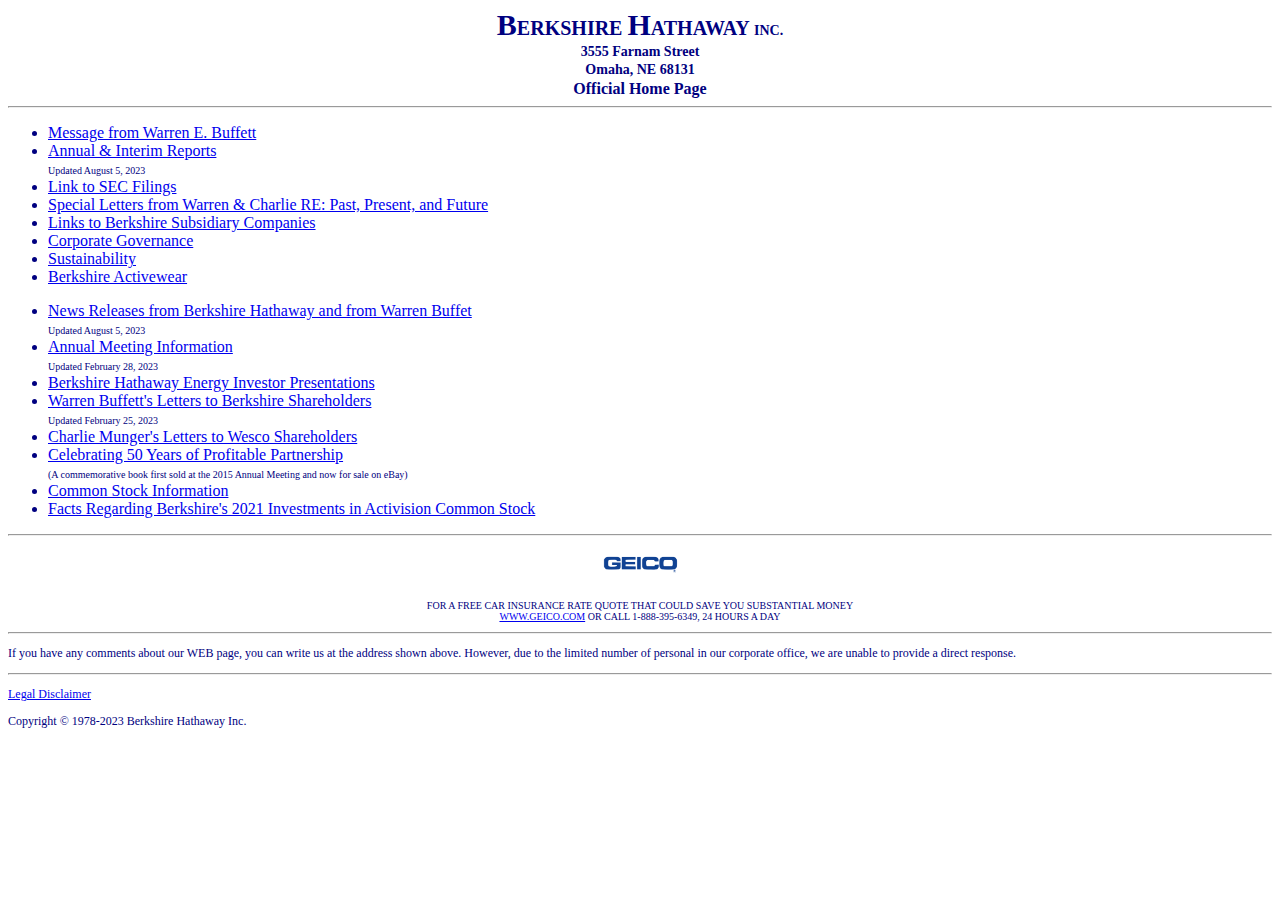
<file: berk-hath.html>
<!DOCTYPE html>
<html lang="en">
<head>
    <meta charset="UTF-8">
    <meta name="viewport" content="width=device-width, initial-scale=1.0">
    <title>BERKSHIRE HATHAWAY INC.</title>
    <link rel="stylesheet" href="berk-hath.css">
</head>
<body>
    <div class="section1">
    <p class="address top-line"><span class="first-letter">B</span>ERKSHIRE <span class="first-letter">H</span>ATHAWAY <span class="inc">INC.</span></p>
    <p class="address mid-line">3555 Farnam Street</p>
    <p class="address mid-line">Omaha, NE 68131</p>
    <p class="address bottom-line">Official Home Page</p>
    <hr>
    </div>
    <div class="section2">
        <ul class="left-list">
            <li><a href="https://berkshirehathaway.com/message.html">Message from Warren E. Buffett</a></li>
            <li><a href="https://berkshirehathaway.com/reports.html">Annual & Interim Reports</a><br><span class="sub-title">Updated August 5, 2023</span></li>
            <li><a href="http://www.sec.gov/cgi-bin/browse-edgar?company=berkshire+hathaway&match=&CIK=&filenum=&State=&Country=&SIC=&owner=exclude&Find=Find+Companies&action=getcompany">Link to SEC Filings</a></li>
            <li><a href="https://berkshirehathaway.com/SpecialLetters/WEBCTMLtr.html">Special Letters from Warren & Charlie RE: Past, Present, and Future</a></li>
            <li><a href="https://berkshirehathaway.com/subs/sublinks.html">Links to Berkshire Subsidiary Companies</a></li>
            <li><a href="https://berkshirehathaway.com/govern/govern.html">Corporate Governance</a></li>
            <li><a href="https://berkshirehathaway.com/sustainability/sustainabilityintro.html">Sustainability</a></li>
            <li><a href="http://www.berkshirewear.com/">Berkshire Activewear</a></li>
        </ul>
        <ul class="right-list">
            <li><a href="https://berkshirehathaway.com/news/2023news.html">News Releases from Berkshire Hathaway and from Warren Buffet</a><br><span class="sub-title">Updated August 5, 2023</span></li>
            <li><a href="https://berkshirehathaway.com/sharehold.html">Annual Meeting Information</a><br><span class="sub-title">Updated February 28, 2023</span></li>
            <li><a href="https://berkshirehathaway.com/bhenergy/bhenergypresentations.html">Berkshire Hathaway Energy Investor Presentations</a></li>
            <li><a href="https://berkshirehathaway.com/letters/letters.html">Warren Buffett's Letters to Berkshire Shareholders</a><br><span class="sub-title">Updated February 25, 2023</span></li>
            <li><a href="https://berkshirehathaway.com/wesco/WescoHome.html">Charlie Munger's Letters to Wesco Shareholders</a></li>
            <li><a href="https://www.ebay.com/itm/185860708853">Celebrating 50 Years of Profitable Partnership</a><br><span class="sub-title">(A commemorative book first sold at the 2015 Annual Meeting and now for sale on eBay)</span></li>
            <li><a href="https://berkshirehathaway.com/brkshareholderinfo/brkshareholderinfo.html">Common Stock Information</a></li>
            <li><a href="https://berkshirehathaway.com/activisionltr.pdf">Facts Regarding Berkshire's 2021 Investments in Activision Common Stock</a></li>
        </ul>
    </div>
    <hr>
    <div class="section3">
   <div class="geico">
        <img src="GEICO-logo.png">
   </div>
    <p class="insurance">FOR A FREE CAR INSURANCE RATE QUOTE THAT COULD SAVE YOU SUBSTANTIAL MONEY<br><a href="http://www.geico.com/">WWW.GEICO.COM</a> OR CALL 1-888-395-6349, 24 HOURS A DAY</p>
    <hr>
    <p class="footer">If you have any comments about our WEB page, you can write us at the address shown above. However, due to the limited number of personal in our corporate office, we are unable to provide a direct response.</p>
    <hr>
    <p class="footer"><a href="https://berkshirehathaway.com/disclaimer.html">Legal Disclaimer</a></p>
    <p class="footer">Copyright © 1978-2023 Berkshire Hathaway Inc.</p>
    </div>
</body>
</html>
</file>
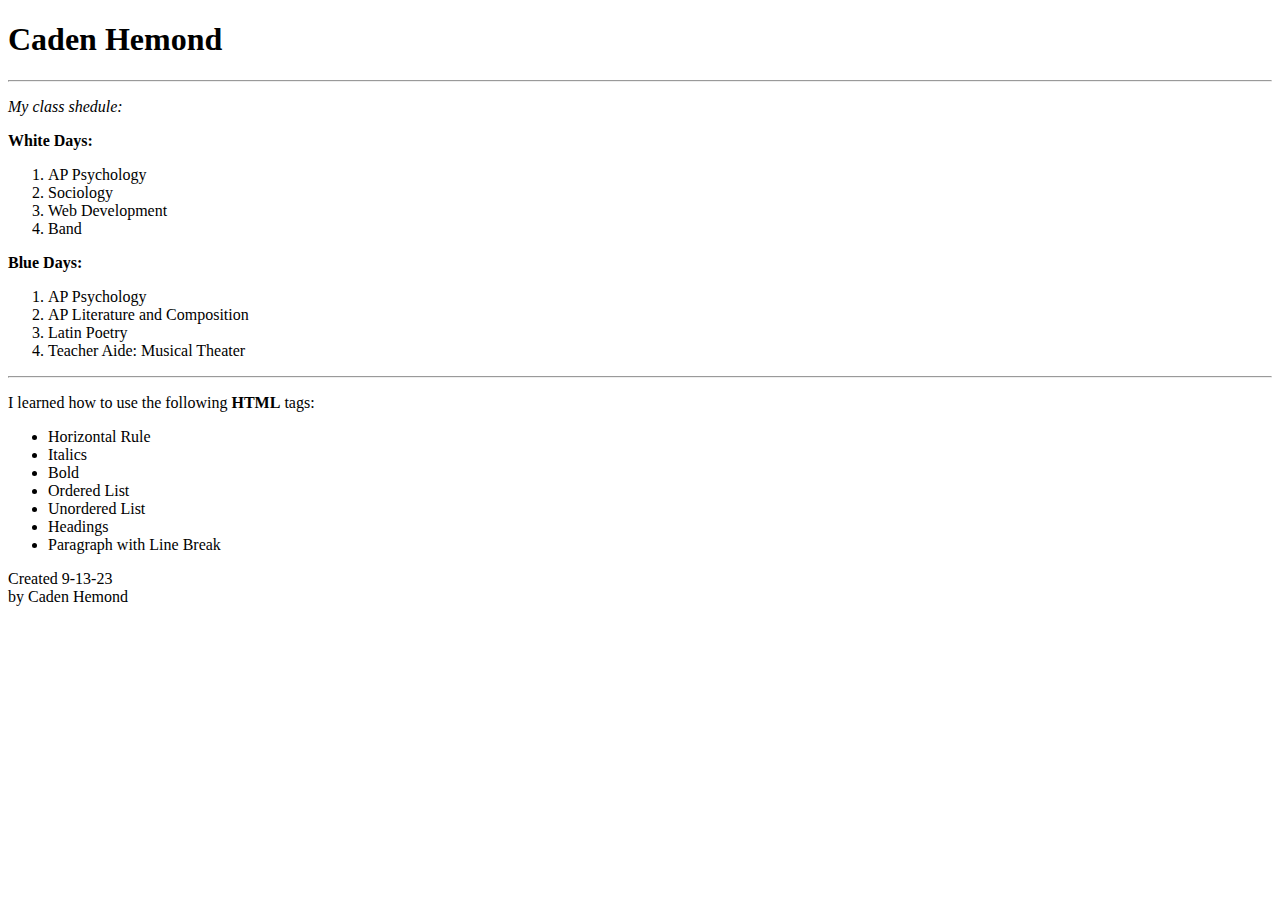
<file: html_proj1.html>
<!DOCTYPE html>
<html lang="en">
<head>
    <meta charset="UTF-8">
    <meta name="viewport" content="width=device-width, initial-scale=1.0">
    <title>HTML Project #1</title>
</head>
<body>
    <!-- <p>Lorem <strong>ipsum</strong> dolor <span style="font-style: italic; font-weight: bold;">sit</span> amet, <em>consectetur</em> adipisicing elit. Aliquam voluptas necessitatibus est ab culpa, sapiente nisi at dolorum, aperiam adipisci recusandae, voluptate qui quos deserunt dicta tempora quidem dolore officia!</p> -->
<h1>Caden Hemond</h1>
<hr>
<p><em>My class shedule:</em></p>
<p><strong>White Days:</strong></p>
<ol>
    <li>AP Psychology</li>
    <li>Sociology</li>
    <li>Web Development</li>
    <li>Band</li>
</ol>
<p><strong>Blue Days:</strong></p>
<ol>
    <li>AP Psychology</li>
    <li>AP Literature and Composition</li>
    <li>Latin Poetry</li>
    <li>Teacher Aide: Musical Theater</li>
</ol>
<hr>
<p>I learned how to use the following <strong>HTML</strong> tags:</p>
<ul>
    <li>Horizontal Rule</li>
    <li>Italics</li>
    <li>Bold</li>
    <li>Ordered List</li>
    <li>Unordered List</li>
    <li>Headings</li>
    <li>Paragraph with Line Break</li>
</ul>
<p>Created 9-13-23 <br> by Caden Hemond</p>
</body>
</html>
</file>
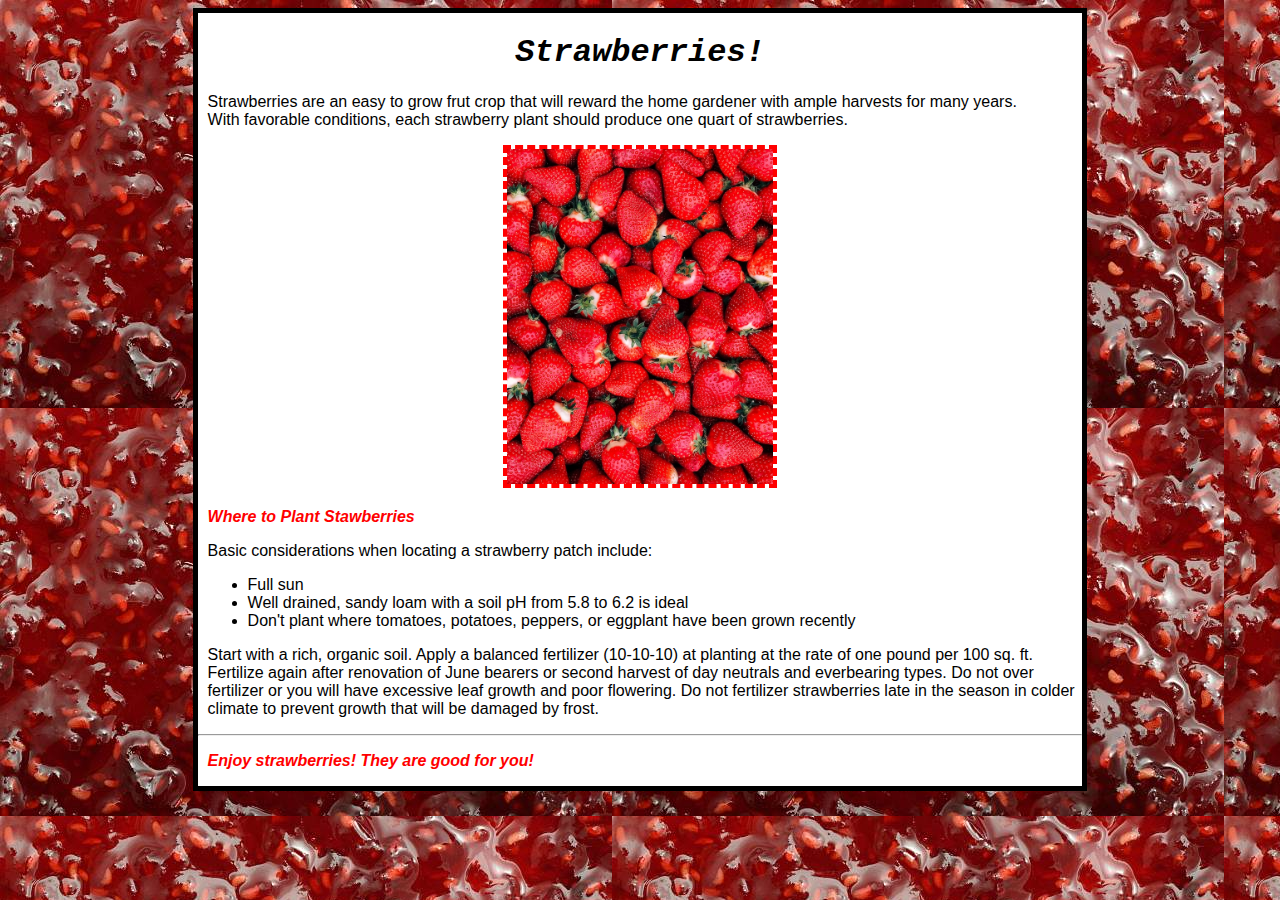
<file: strawberries.html>
<!DOCTYPE html>
<html lang="en">
<head>
    <meta charset="UTF-8">
    <meta name="viewport" content="width=device-width, initial-scale=1.0">
    <title>Strawberries!</title>
    <link rel="stylesheet" href="strawberries.css">
</head>
<body>
    <div class="content">
        <h1 class="header">Strawberries!</h1>
        <p class="standard">Strawberries are an easy to grow frut crop that will reward the home gardener with ample harvests for many years. <br>With favorable conditions, each strawberry plant should produce one quart of strawberries.</p>
        <div class="strawbs">
            <img class="berries" src="Strawberries.jpg">
        </div>
        <p class="sub-heading">Where to Plant Stawberries</p>
        <p class="standard">Basic considerations when locating a strawberry patch include:</p>
        <ul class="standard">
            <li>Full sun</li>
            <li>Well drained, sandy loam with a soil pH from 5.8 to 6.2 is ideal</li>
            <li>Don't plant where tomatoes, potatoes, peppers, or eggplant have been grown recently</li>
        </ul>
        <p class="standard">Start with a rich, organic soil. Apply a balanced fertilizer (10-10-10) at planting at the rate of one pound per 100 sq. ft. Fertilize again after renovation of June bearers or second harvest of day neutrals and everbearing types. Do not over fertilizer or you will have excessive leaf growth and poor flowering. Do not fertilizer strawberries late in the season in colder climate to prevent growth that will be damaged by frost.</p>
        <hr>
        <p class="sub-heading">Enjoy strawberries! They are good for you!</p>
    </div>
</body>
</html>
</file>
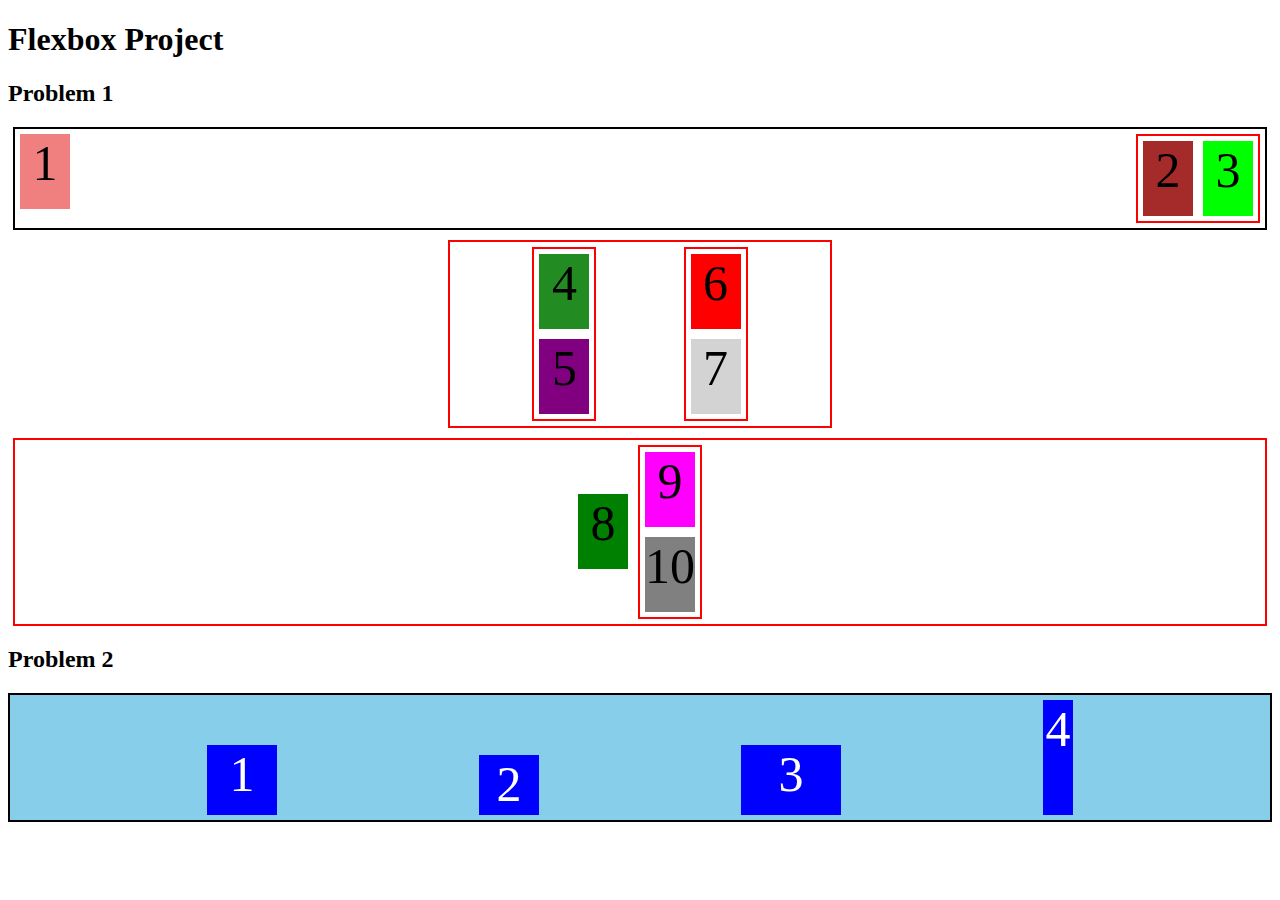
<file: flexbox/flex-box.html>
<!DOCTYPE html>
<html lang="en">
<head>
    <meta charset="UTF-8">
    <meta name="viewport" content="width=device-width, initial-scale=1.0">
    <title>Flex Box</title>
    <link rel="stylesheet" href="flex-box.css">
</head>
<body>
    <h1>Flexbox Project</h1>
    <h2>Problem 1</h2>
    <div class="flexboxchallenge">
        <div class="container1">
            <div class="box1">1</div>
            <div class="inside23">
                <div class="box2">2</div>
                <div class="box3">3</div>
            </div>
        </div>
        <div class="outc2">
            <div class="container2">
                <div class="inside45">
                    <div class="box4">4</div>
                    <div class="box5">5</div>
                </div>
                <div class="inside67">
                    <div class="box6">6</div>
                    <div class="box7">7</div>    
                </div>
            </div>
        </div>
        <div class="container3">
            <div class="box8">8</div>
            <div class="inside910">
                <div class="box9">9</div>
                <div class="box10">10</div>
            </div>
        </div>
    </div>
    <h2>Problem 2</h2>
    <div class="exercise1">
        <div class="flex-container">
            <div class="line1">1</div>
            <div class="line2">2</div>
            <div class="line3">3</div>
            <div class="line4">4</div>
        </div>
    </div>
    </body>
</body>
</html>
</file>
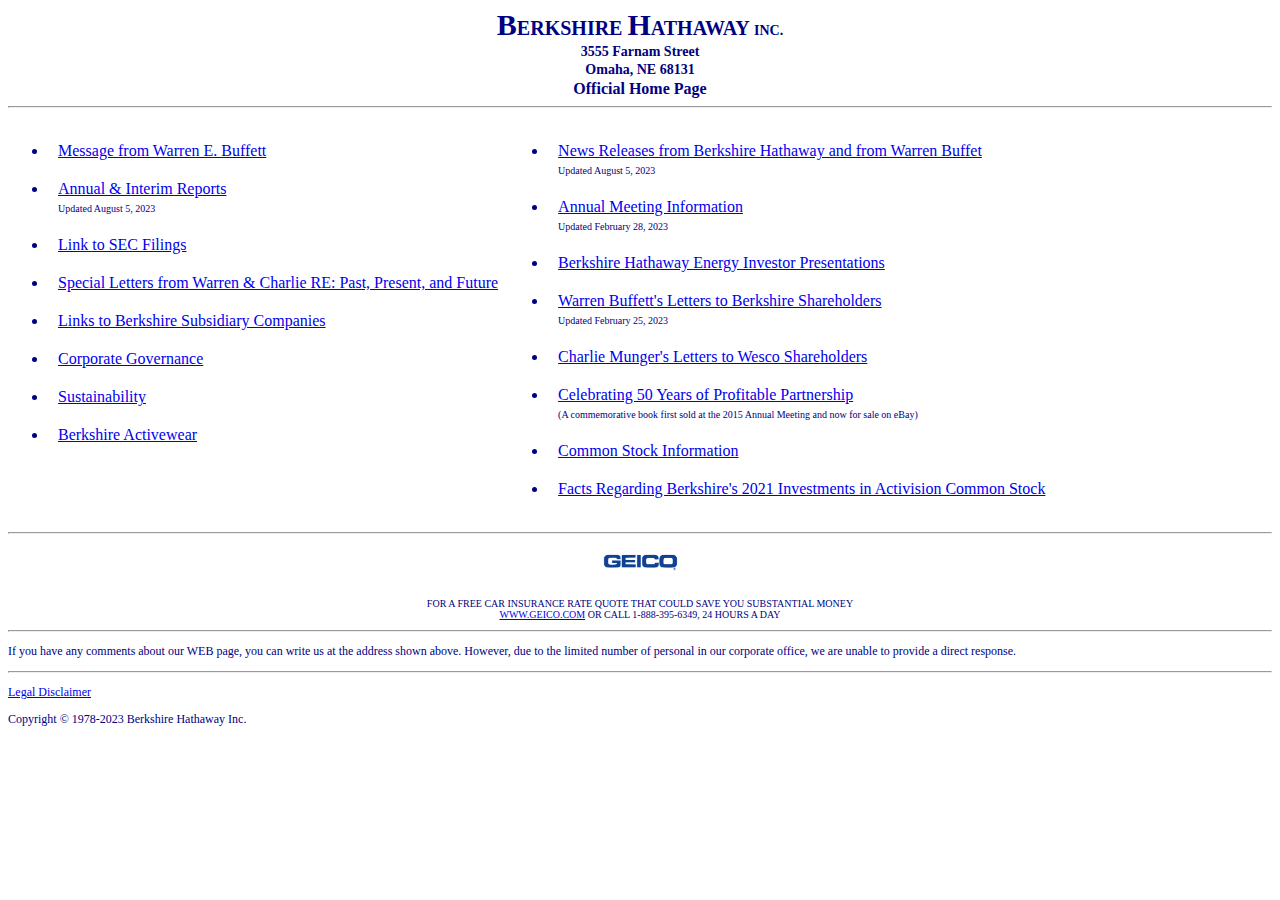
<file: html/berk-hath.html>
<!DOCTYPE html>
<html lang="en">
<head>
    <meta charset="UTF-8">
    <meta name="viewport" content="width=device-width, initial-scale=1.0">
    <title>BERKSHIRE HATHAWAY INC.</title>
    <link rel="stylesheet" href="../css/berk-hath.css">
</head>
<body>
    <div class="section1">
    <p class="address top-line"><span class="first-letter">B</span>ERKSHIRE <span class="first-letter">H</span>ATHAWAY <span class="inc">INC.</span></p>
    <p class="address mid-line">3555 Farnam Street</p>
    <p class="address mid-line">Omaha, NE 68131</p>
    <p class="address bottom-line">Official Home Page</p>
    <hr>
    </div>
    <div class="section2">
        <div class="left">        
            <ul class="left-list">
                <li><a href="https://berkshirehathaway.com/message.html">Message from Warren E. Buffett</a></li>
                <li><a href="https://berkshirehathaway.com/reports.html">Annual & Interim Reports</a><br><span class="sub-title">Updated August 5, 2023</span></li>
                <li><a href="http://www.sec.gov/cgi-bin/browse-edgar?company=berkshire+hathaway&match=&CIK=&filenum=&State=&Country=&SIC=&owner=exclude&Find=Find+Companies&action=getcompany">Link to SEC Filings</a></li>
                <li><a href="https://berkshirehathaway.com/SpecialLetters/WEBCTMLtr.html">Special Letters from Warren & Charlie RE: Past, Present, and Future</a></li>
                <li><a href="https://berkshirehathaway.com/subs/sublinks.html">Links to Berkshire Subsidiary Companies</a></li>
                <li><a href="https://berkshirehathaway.com/govern/govern.html">Corporate Governance</a></li>
                <li><a href="https://berkshirehathaway.com/sustainability/sustainabilityintro.html">Sustainability</a></li>
                <li><a href="http://www.berkshirewear.com/">Berkshire Activewear</a></li>
            </ul>
    </div>
    <div class="right">
        <ul class="right-list">
            <li><a href="https://berkshirehathaway.com/news/2023news.html">News Releases from Berkshire Hathaway and from Warren Buffet</a><br><span class="sub-title">Updated August 5, 2023</span></li>
            <li><a href="https://berkshirehathaway.com/sharehold.html">Annual Meeting Information</a><br><span class="sub-title">Updated February 28, 2023</span></li>
            <li><a href="https://berkshirehathaway.com/bhenergy/bhenergypresentations.html">Berkshire Hathaway Energy Investor Presentations</a></li>
            <li><a href="https://berkshirehathaway.com/letters/letters.html">Warren Buffett's Letters to Berkshire Shareholders</a><br><span class="sub-title">Updated February 25, 2023</span></li>
            <li><a href="https://berkshirehathaway.com/wesco/WescoHome.html">Charlie Munger's Letters to Wesco Shareholders</a></li>
            <li><a href="https://www.ebay.com/itm/185860708853">Celebrating 50 Years of Profitable Partnership</a><br><span class="sub-title">(A commemorative book first sold at the 2015 Annual Meeting and now for sale on eBay)</span></li>
            <li><a href="https://berkshirehathaway.com/brkshareholderinfo/brkshareholderinfo.html">Common Stock Information</a></li>
            <li><a href="https://berkshirehathaway.com/activisionltr.pdf">Facts Regarding Berkshire's 2021 Investments in Activision Common Stock</a></li>
        </ul>
    </div>

    </div>
    <hr>
    <div class="section3">
   <div class="geico">
        <img src="../img/GEICO-logo.png">
   </div>
    <p class="insurance">FOR A FREE CAR INSURANCE RATE QUOTE THAT COULD SAVE YOU SUBSTANTIAL MONEY<br><a href="http://www.geico.com/">WWW.GEICO.COM</a> OR CALL 1-888-395-6349, 24 HOURS A DAY</p>
    <hr>
    <p class="footer">If you have any comments about our WEB page, you can write us at the address shown above. However, due to the limited number of personal in our corporate office, we are unable to provide a direct response.</p>
    <hr>
    <p class="footer"><a href="https://berkshirehathaway.com/disclaimer.html">Legal Disclaimer</a></p>
    <p class="footer">Copyright © 1978-2023 Berkshire Hathaway Inc.</p>
    </div>
</body>
</html>
</file>
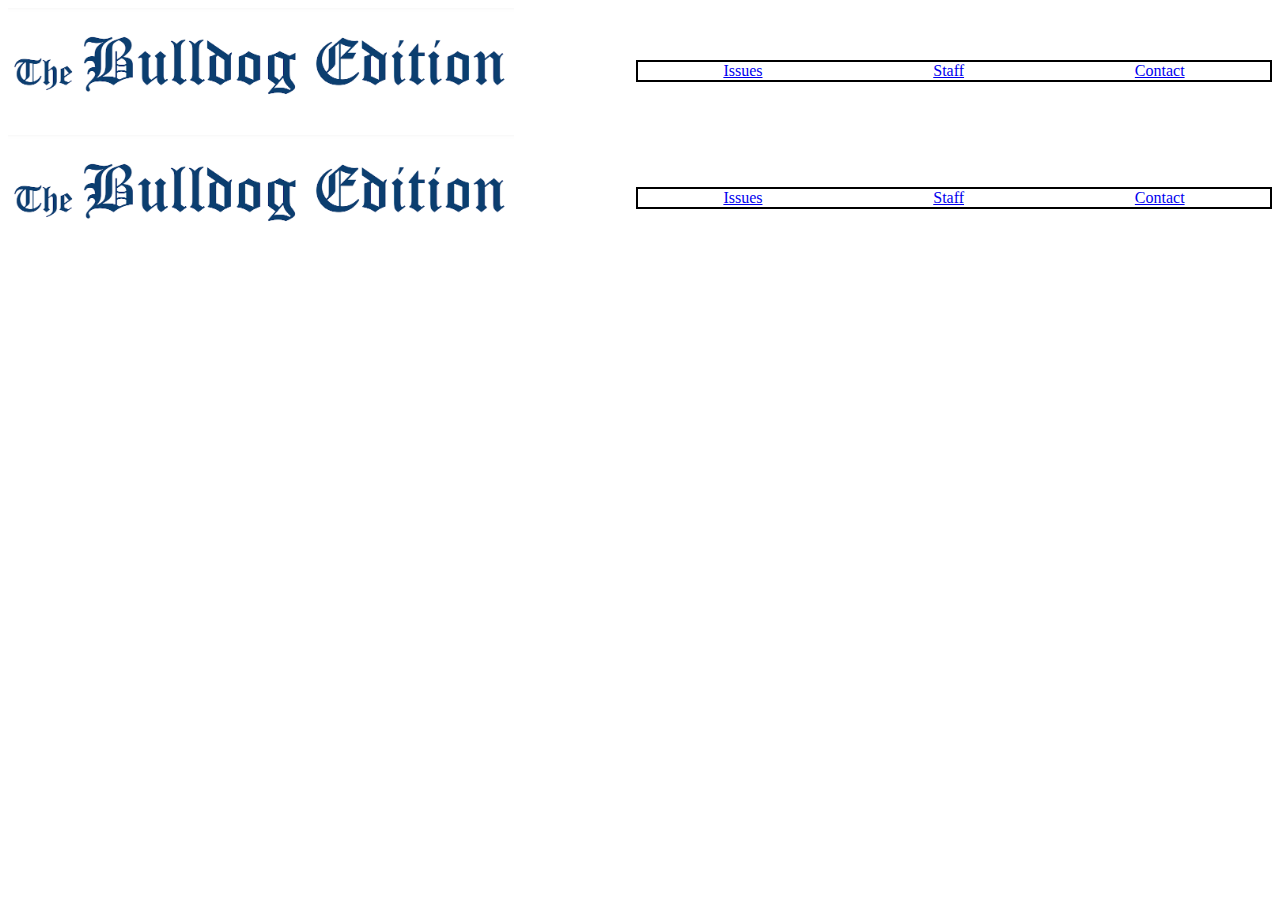
<file: html/bulldog-edition.html>
<!DOCTYPE html>
<html lang="en">
<head>
    <meta charset="UTF-8">
    <meta name="viewport" content="width=device-width, initial-scale=1.0">
    <title>The Bulldog Edition</title>
    <link rel="stylesheet" href="../css/bulldog-edition.css">
</head>
<body>
    <header>
        <img class ="masthead" src="../img/bulldogedition-masthead.png" alt="The Bulldog Edition">
        <div class="head-right">
            <a href="#" class="page">Issues</a>
            <a href="#" class="page">Staff</a>
            <a href="#" class="pages">Contact</a>
        </div>
    </header>
    
</body>
</html>
<!DOCTYPE html>
<html lang="en">
<head>
    <meta charset="UTF-8">
    <meta name="viewport" content="width=device-width, initial-scale=1.0">
    <title>The Bulldog Edition</title>
    <link rel="stylesheet" href="../css/bulldog-edition.css">
</head>
<body>
    <header>
        <img class ="masthead" src="../img/bulldogedition-masthead.png" alt="The Bulldog Edition">
        <div class="head-right">
            <a href="#" class="page">Issues</a>
            <a href="#" class="page">Staff</a>
            <a href="#" class="pages">Contact</a>
        </div>
    </header>
    
</body>
</html>
</file>
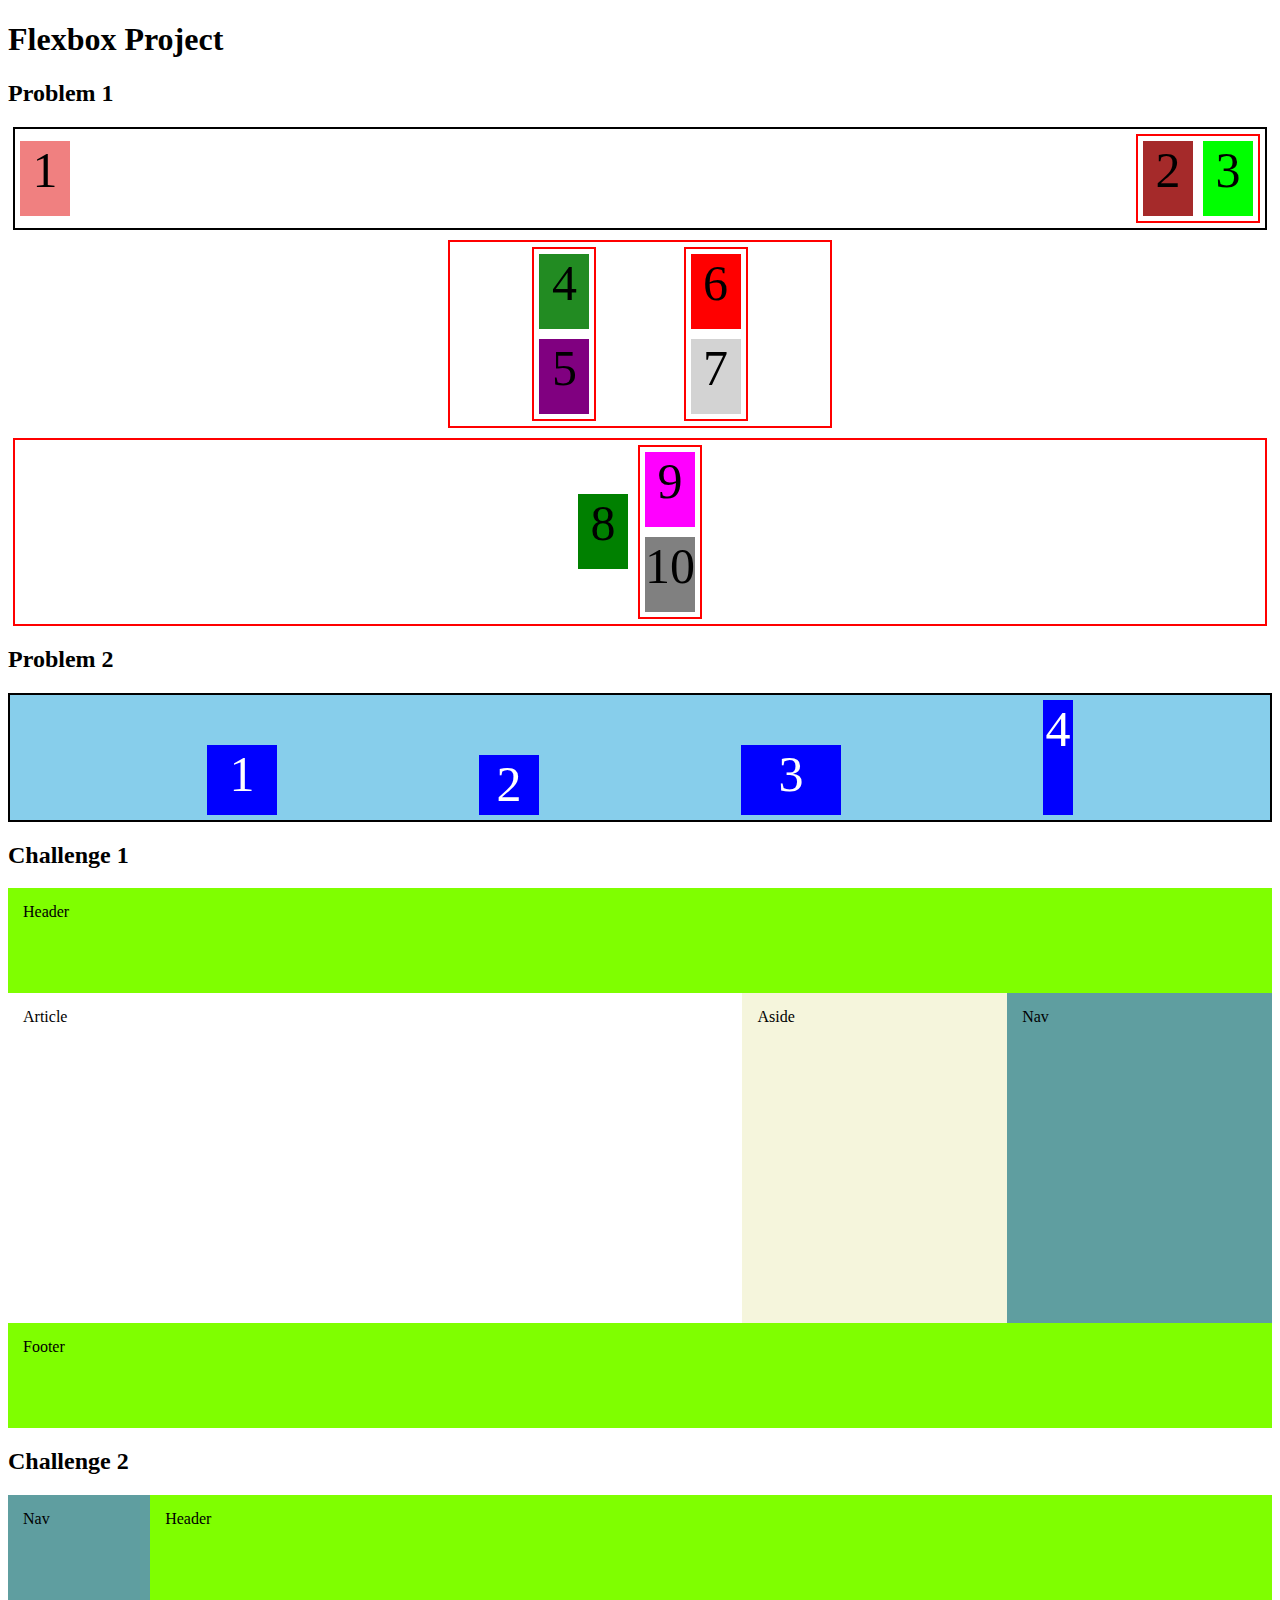
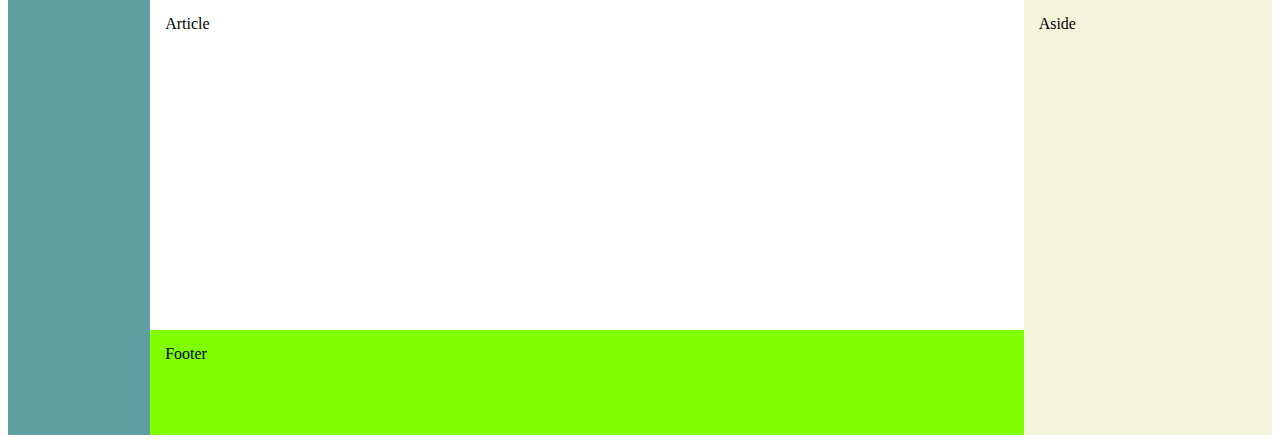
<file: html/flex-box.html>
<!DOCTYPE html>
<html lang="en">
<head>
    <meta charset="UTF-8">
    <meta name="viewport" content="width=device-width, initial-scale=1.0">
    <title>Flexbox</title>
    <link rel="stylesheet" href="../css/flex-box.css">
</head>
<body>
    <h1>Flexbox Project</h1>
    <h2>Problem 1</h2>
    <div class="flexboxchallenge">
        <div class="container1">
            <div class="box1">1</div>
            <div class="inside23">
                <div class="box2">2</div>
                <div class="box3">3</div>
            </div>
        </div>
        <div class="outc2">
            <div class="container2">
                <div class="inside45">
                    <div class="box4">4</div>
                    <div class="box5">5</div>
                </div>
                <div class="inside67">
                    <div class="box6">6</div>
                    <div class="box7">7</div>    
                </div>
            </div>
        </div>
        <div class="container3">
            <div class="box8">8</div>
            <div class="inside910">
                <div class="box9">9</div>
                <div class="box10">10</div>
            </div>
        </div>
    </div>
    <h2>Problem 2</h2>
    <div class="exercise1">
        <div class="flex-container">
            <div class="line1">1</div>
            <div class="line2">2</div>
            <div class="line3">3</div>
            <div class="line4">4</div>
        </div>
    </div>
    <h2>Challenge 1</h2>
    <div class="chal_one">
        <div class="head">Header</div>
        <div class="AAN">
            <div class="article">Article</div>
            <div class="aside">Aside</div>
            <div class="nav">Nav</div>
        </div>
        <div class="foot">Footer</div>
    </div>
    <h2>Challenge 2</h2>
    <div class="chal_two">
        <div class="nav2">Nav</div>
        <div class="HAFA">
            <div class="header">Header</div>
            <div class="AAF">
                <div class="AF">
                    <div class="article2">Article</div>
                    <div class="footer">Footer</div>
                </div>
                <div class="aside2">Aside</div>
            </div>
        </div>
    </div>
    </body>
</body>
</html>
</file>
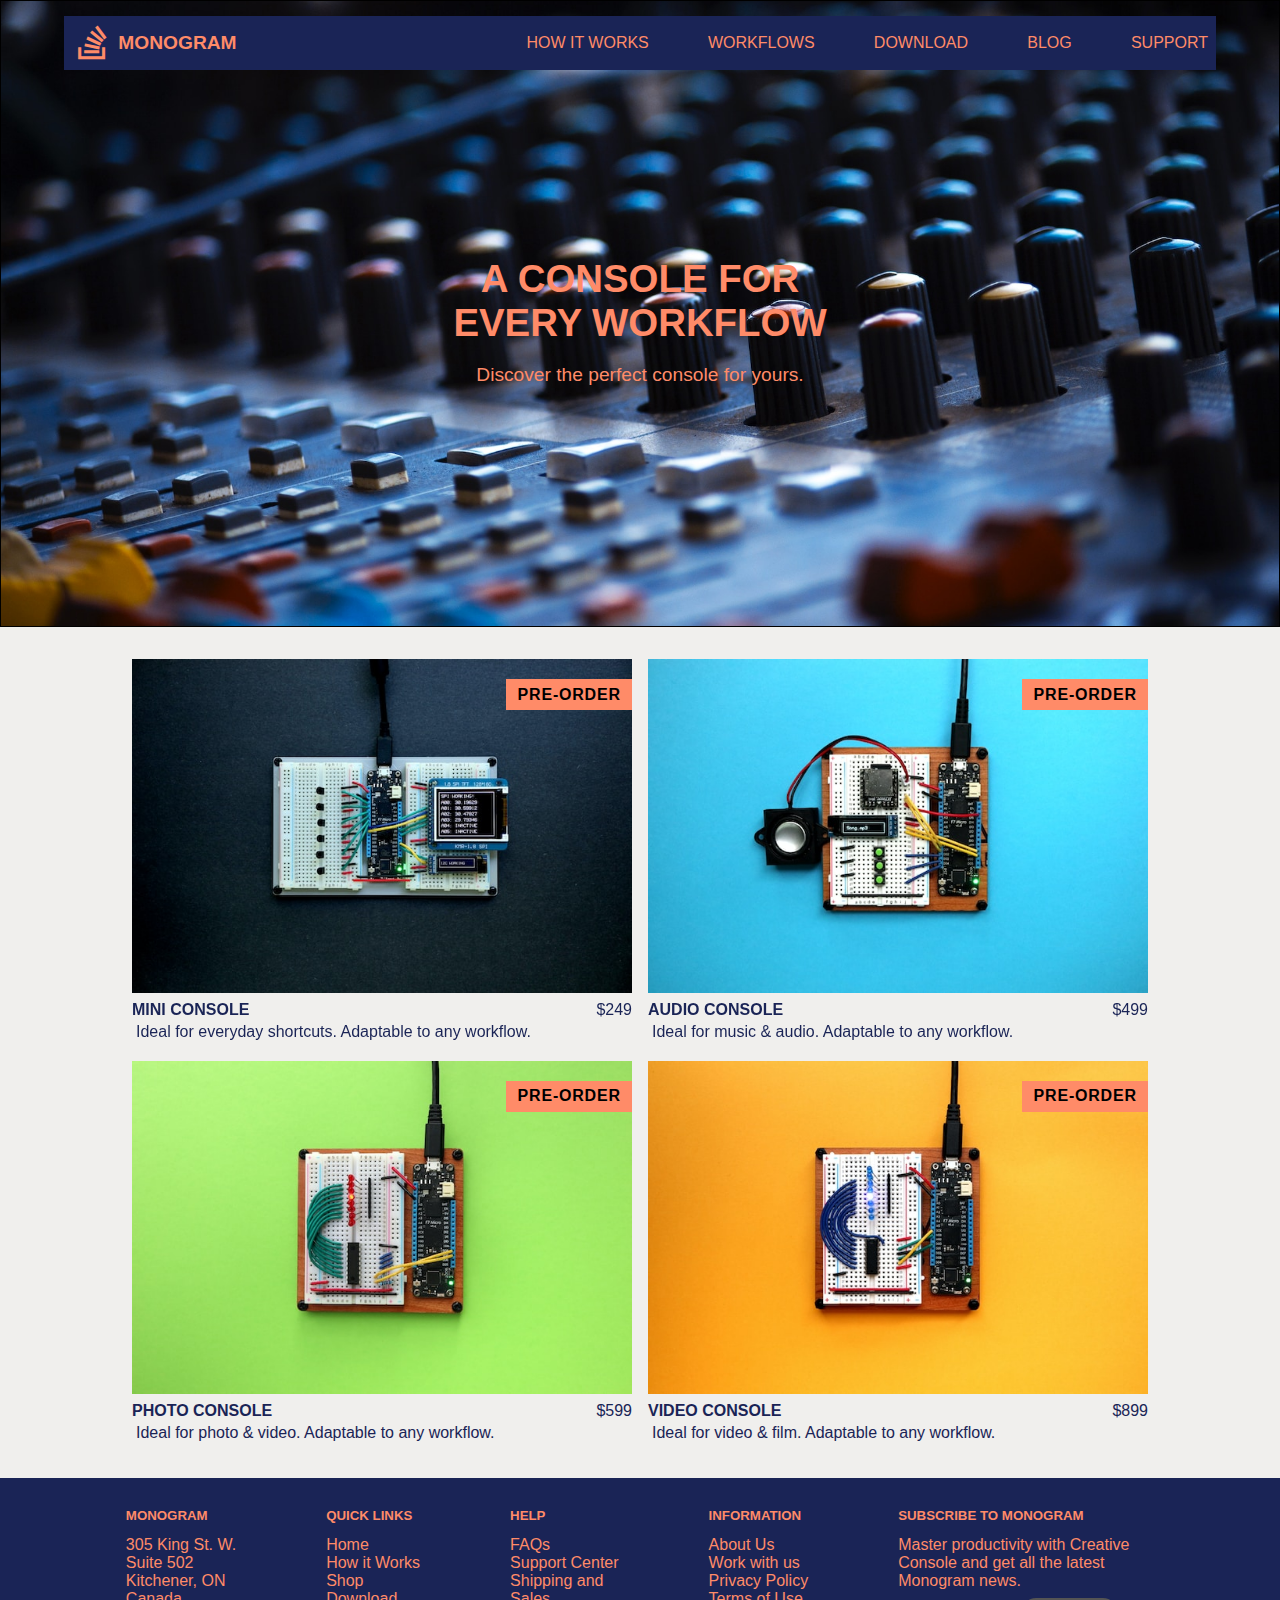
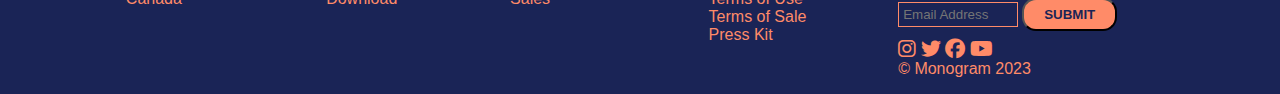
<file: html/monogram.html>
<!DOCTYPE html>
<html lang="en">
<head>
    <meta charset="UTF-8">
    <meta name="viewport" content="width=device-width, initial-scale=1.0">
    <title>Shop | Monogram Consoles and Modules | Monogram Creative Console</title>
    <link rel="stylesheet" href="../css/monogram.css">
    <link rel="stylesheet" href="https://cdnjs.cloudflare.com/ajax/libs/font-awesome/6.4.2/css/all.min.css">
</head>
<link rel="stylesheet" href="https://cdnjs.cloudflare.com/ajax/libs/font-awesome/6.4.2/css/all.min.css">
<body>
    <div class="hero-section">
        <header>
            <div class="header-left">
                <i class="fa-brands fa-stack-overflow"></i>
                <p>MONOGRAM</p>
            </div>
            <nav>
                <a href="#">HOW IT WORKS</a>
                <a href="#">WORKFLOWS</a>
                <a href="#">DOWNLOAD</a>
                <a href="#">BLOG</a>
                <a href="#">SUPPORT</a>
            </nav>
        </header>
        <div class="hero">
            <h1>A CONSOLE FOR</h1>
            <h1>EVERY WORKFLOW</h1>
            <P>Discover the perfect console for yours.</P>
        </div>
    </div>
    <main>
        <div class="products">
            <div class="product" id="0">
                <img src="../img/monogram_img/circuit-black.jpg" alt="mini console">
                <p class="pre-order-btn">Pre-Order</p>
                <div class="item">
                    <p class="item-name">MINI CONSOLE</p>
                    <div class="shop-btn" id="0">shop now</div>
                    <p class="item-price" id="0">$249</p>
                </div>
                <p class="item-description">Ideal for everyday shortcuts. Adaptable to any workflow.</p>
            </div>
            <div class="product" id="1">
                <img src="../img/monogram_img/circuit-blue.jpg" alt="audio console">
                <p class="pre-order-btn">Pre-Order</p>
                <div class="item">
                    <p class="item-name">AUDIO CONSOLE</p>
                    <div class="shop-btn" id="1">shop now</div>
                    <p class="item-price" id="1">$499</p>
                </div>
                <p class="item-description">Ideal for music & audio. Adaptable to any workflow.</p>
            </div>
            <div class="product" id="2">
                <img src="../img/monogram_img/circuit-green.jpg" alt="photo console">
                <p class="pre-order-btn">Pre-Order</p>
                <div class="item">
                    <p class="item-name">PHOTO CONSOLE</p>
                    <div class="shop-btn" id="2">shop now</div>
                    <p class="item-price" id="2">$599</p>
                </div>
                <p class="item-description">Ideal for photo & video. Adaptable to any workflow.</p>
            </div>
            <div class="product" id="3">
                <img src="../img/monogram_img/circuit-orange.jpg" alt="video console">
                <p class="pre-order-btn">Pre-Order</p>
                <div class="item">
                    <p class="item-name">VIDEO CONSOLE</p>
                    <div class="shop-btn" id="3">shop now</div>
                    <p class="item-price" id="3">$899</p>
                </div>
                <p class="item-description">Ideal for video & film. Adaptable to any workflow.</p>
            </div>
        </div>
    </main>
    <footer>
        <div class="col-container">
            <div class="footer-col">
                <h5>MONOGRAM</h5>
                <p>305 King St. W.<br>
                    Suite 502<br>
                    Kitchener, ON<br>
                    Canada</p>
            </div>
            <div class="footer-col">
                <h5>QUICK LINKS</h5>
                <a href="#">Home</a>
                <a href="#">How it Works</a>
                <a href="#">Shop</a>
                <a href="#">Download</a>
            </div>
            <div class="footer-col">
                <h5>HELP</h5>
                <a href="#">FAQs</a>
                <a href="#">Support Center</a>
                <a href="#">Shipping and <br>Sales</a>
            </div>
            <div class="footer-col">
                <h5>INFORMATION</h5>
                <a href="#">About Us</a>
                <a href="#">Work with us</a>
                <a href="#">Privacy Policy</a>
                <a href="#">Terms of Use</a>
                <a href="#">Terms of Sale</a>
                <a href="#">Press Kit</a>
            </div>
            <div class="footer-col">
                <h5>SUBSCRIBE TO MONOGRAM</h5>
                <p>Master productivity with Creative Console and get all the latest Monogram news.</p>
                <form action="">
                    <input type="text" placeholder="Email Address">
                    <button>SUBMIT</button>
                </form>
                <div class="social-media">
                    <i class="fa-brands fa-instagram"></i>
                    <i class="fa-brands fa-twitter"></i>
                    <i class="fa-brands fa-facebook"></i>
                    <i class="fa-brands fa-youtube"></i>
                </div>
                <p>&copy Monogram 2023</p>
            </div>
        </div>
    </footer>
    <script src="../js/monogram.js"></script>
</body>
</html>
</file>
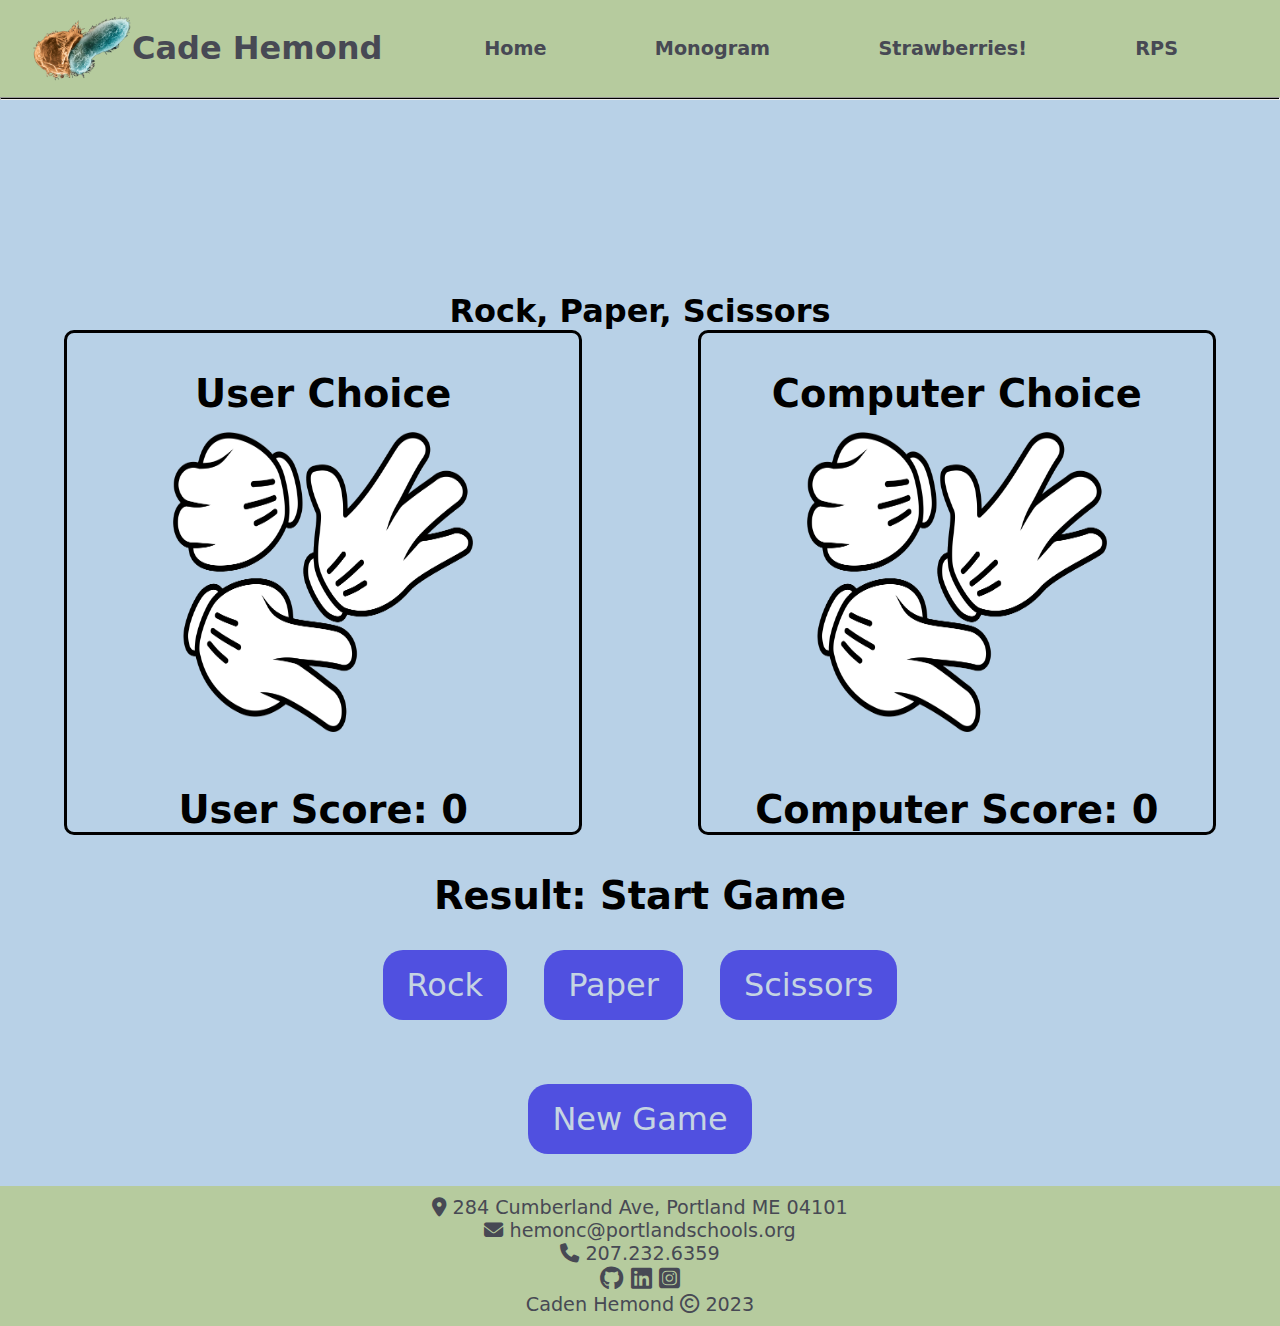
<file: html/rps.html>
<!DOCTYPE html>
<html lang="en">
<head>
    <meta charset="UTF-8">
    <meta http-equiv="X-UA-Compatible" content="IE=edge">
    <meta name="viewport" content="width=device-width, initial-scale=1.0">
    <title>Rock, Paper, Scissors</title>
    <link rel="stylesheet" href="../css/rps.css">
    <link rel="stylesheet" href="../css/index.css">
    <link rel="stylesheet" href="https://cdnjs.cloudflare.com/ajax/libs/font-awesome/6.4.2/css/all.min.css">
</head>
<body>
    <header>
        <div class="header">
            <div class="head-left">
                <div class="logo"><a href="../index.html"><img class="phagocytosis" src="../img/phagocytosis.png"></a></div>
                <div class="title"><a href="../index.html"><h1>Cade Hemond</h1></a></div>
            </div>
            <div class="head-right">
                <div class="link"><h4><a href="../index.html">Home</a></h4></div>
                <div class="link"><h4><a href="../html/monogram.html">Monogram</a></h4></div>
                <div class="link"><h4><a href="../html/strawberries.html">Strawberries!</a></h4></div>
                <div class="link"><h4><a href="../html/rps.html">RPS</a></h4></div>
            </div>
         </div>
        <hr>
    </header>
    <main>
        <h1><span class="overall">Rock, Paper, Scissors</span></h1>
        <div class="choice-container">
            <div class="user-frame">
                <h2>User Choice</h2>
                <img src="../img/rps_img/rps4.png" class='user-img' alt="rps">
                <h2>User Score: <span class="userScore">0</span></h2>
            </div>
            <div class="computer-frame">
                <h2>Computer Choice</h2>
                <img src="../img/rps_img/rps4.png" class='comp-img' alt="rps">
                <h2>Computer Score: <span class="compScore">0</span></h2>
            </div>
        </div>
        
        <h2>Result: <span class="result">Start Game</span></h2>

        <div class="user-choices">
            <button id="rock">Rock</button>
            <button id="paper">Paper</button>
            <button id="scissors">Scissors</button>
        </div>
        <button id="reset">New Game</button>
    </main>
    <footer>
        <div class="footer">
            <ul>
                <li><i class="fa-solid fa-location-dot"></i> 284 Cumberland Ave, Portland ME 04101</li>
                <li><i class="fa-solid fa-envelope"></i> hemonc@portlandschools.org</li>
                <li><i class="fa-solid fa-phone"></i> 207.232.6359</li>
                <li class="icons"><a href="https://github.com/cadeh12" target="_blank"><i class="fa-brands fa-github"></i></a> 
                    <a href="https://linkedin.com" target="_blank"><i class="fa-brands fa-linkedin"></i></a> 
                    <a href="https://instagram.com" target="_blank"><i class="fa-brands fa-square-instagram"></i></a>
                </li>
                <li>Caden Hemond <i class="fa-regular fa-copyright"></i> 2023</li>
            </ul>
        </div>
    </footer>
    
    <script src="../js/rps.js"></script>
</body>
</html>
</file>
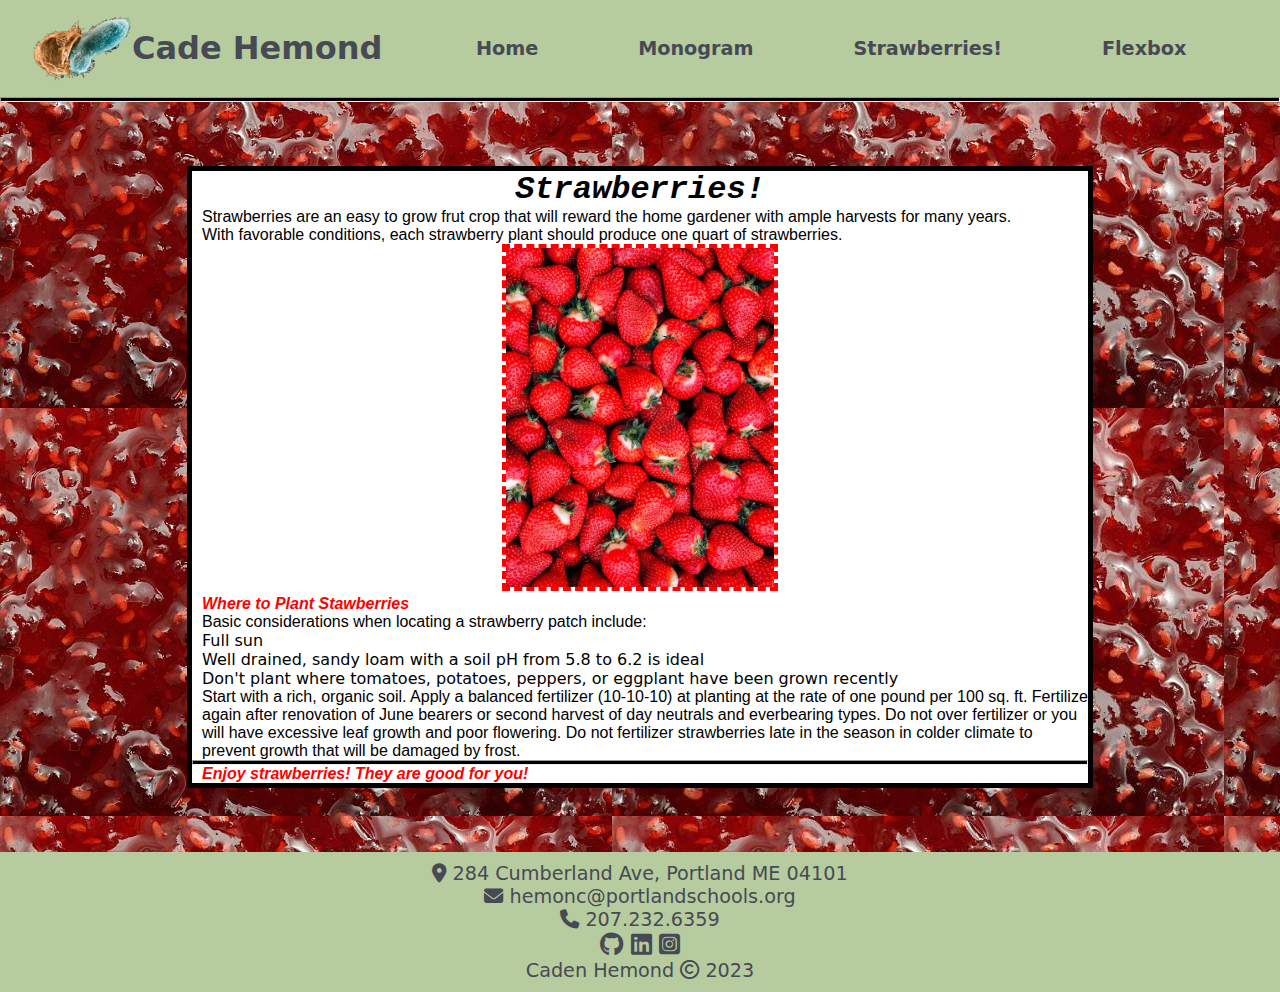
<file: html/strawberries.html>
<!DOCTYPE html>
<html lang="en">
<head>
    <meta charset="UTF-8">
    <meta name="viewport" content="width=device-width, initial-scale=1.0">
    <title>Strawberries!</title>
    <link rel="stylesheet" href="../css/strawberries.css">
    <link rel="stylesheet" href="../css/index.css">
    <link rel="stylesheet" href="https://cdnjs.cloudflare.com/ajax/libs/font-awesome/6.4.2/css/all.min.css">
</head>
<body>
<header>
    <div class="header">
        <div class="head-left">
            <div class="logo"><a href="../index.html"><img class="phagocytosis" src="../img/phagocytosis.png"></a></div>
            <div class="title"><a href="../index.html"><h1>Cade Hemond</h1></a></div>
        </div>
        <div class="head-right">
            <div class="link"><h4><a href="../index.html">Home</a></h4></div>
            <div class="link"><h4><a href="../html/monogram.html">Monogram</a></h4></div>
            <div class="link"><h4><a href="../html/strawberries.html">Strawberries!</a></h4></div>
            <div class="link"><h4><a href="../html/flex-box.html">Flexbox</a></h4></div>
        </div>
     </div>
    <hr>
</header>
    <div class="content">
        <h1 class="heading">Strawberries!</h1>
        <p class="standard">Strawberries are an easy to grow frut crop that will reward the home gardener with ample harvests for many years. <br>With favorable conditions, each strawberry plant should produce one quart of strawberries.</p>
        <div class="strawbs">
            <img class="berries" src="../img/Strawberries.jpg">
        </div>
        <p class="sub-heading">Where to Plant Stawberries</p>
        <p class="standard">Basic considerations when locating a strawberry patch include:</p>
        <ul class="standard">
            <li>Full sun</li>
            <li>Well drained, sandy loam with a soil pH from 5.8 to 6.2 is ideal</li>
            <li>Don't plant where tomatoes, potatoes, peppers, or eggplant have been grown recently</li>
        </ul>
        <p class="standard">Start with a rich, organic soil. Apply a balanced fertilizer (10-10-10) at planting at the rate of one pound per 100 sq. ft. Fertilize again after renovation of June bearers or second harvest of day neutrals and everbearing types. Do not over fertilizer or you will have excessive leaf growth and poor flowering. Do not fertilizer strawberries late in the season in colder climate to prevent growth that will be damaged by frost.</p>
        <hr>
        <p class="sub-heading">Enjoy strawberries! They are good for you!</p>
    </div>
    <footer>
        <div class="footer">
            <ul>
                <li><i class="fa-solid fa-location-dot"></i> 284 Cumberland Ave, Portland ME 04101</li>
                <li><i class="fa-solid fa-envelope"></i> hemonc@portlandschools.org</li>
                <li><i class="fa-solid fa-phone"></i> 207.232.6359</li>
                <li class="icons"><a href="https://github.com/cadeh12" target="_blank"><i class="fa-brands fa-github"></i></a> 
                    <a href="https://linkedin.com" target="_blank"><i class="fa-brands fa-linkedin"></i></a> 
                    <a href="https://instagram.com" target="_blank"><i class="fa-brands fa-square-instagram"></i></a>
                </li>
                <li>Caden Hemond <i class="fa-regular fa-copyright"></i> 2023</li>
            </ul>
        </div>
    </footer>
</body>
</html>
</file>
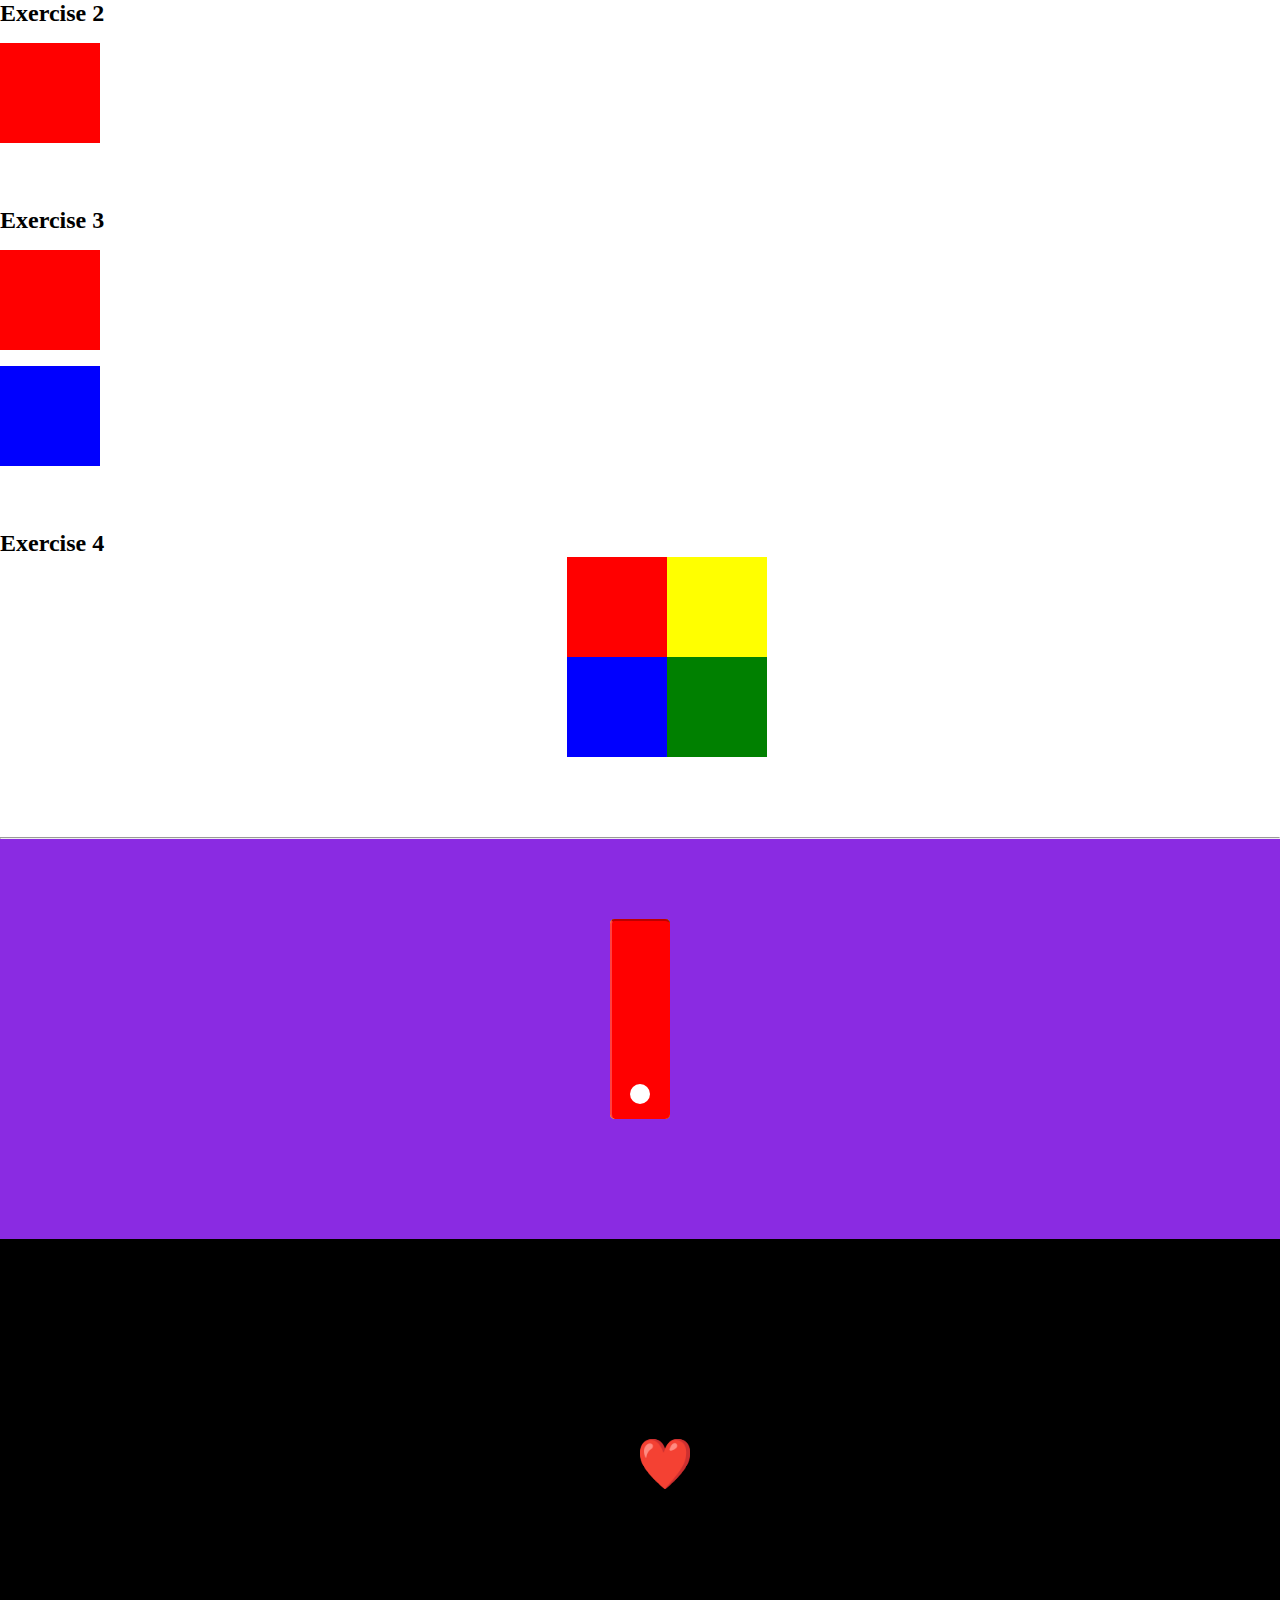
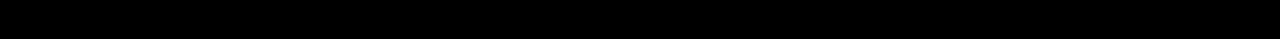
<file: html/transform.html>
<!DOCTYPE html>
<html lang="en">
<head>
    <meta charset="UTF-8">
    <meta name="viewport" content="width=device-width, initial-scale=1.0">
    <title>Transform</title>
    <link rel="stylesheet" href="../css/transform.css">
</head>
<body>
    <main>
        <h2>Exercise 2</h2>
        <div class="box box1"></div>
        <h2>Exercise 3</h2>
        <div class="box box2"></div>
        <div class="box box3"></div>
        <h2>Exercise 4</h2>
        <div class="ex4">
            <p class="hi">Hi!</p>
            <div class="stack">
                <div class="box top-left"></div>
                <div class="box bottom-left"></div>
            </div>
            <div class="stack">
                <div class="box top-right"></div>
                <div class="box bottom-right"></div>
            </div>
        </div>
        <hr>
        <section class="color-fan">
            <div class="fan">
                <div class="color blue"></div>
                <div class="color purple"></div>
                <div class="color green"></div>
                <div class="color yellow"></div>
                <div class="color orange"></div>
                <div class="color red"></div>
                <div class="dot"></div>
            </div>
        </section>
        <section class="heart">
            <div class="heartbeat"><img src="../img/heartemoji.png" alt="heart beat"></div>
            <div class="heartecho"><img src="../img/heartemoji.png" alt="heart echo"></div>
        </section>
    </main>
</body>
</html>
</file>
<file: berk-hath.css>
body {
    color: navy;
}
.address {
    margin: 2px 0;
    text-align: center;
    color: navy;
    font-weight: bold;
}
.top-line {
    font-size: 20px;
}
.mid-line {
    font-size: 14px;
}
.bottom-line {
    font-size: 16px;
}
.first-letter {
    font-size: 30px;
}
.inc {
    font-size: 14px;
}
.sub-title {
    font-size: 10px;
}
.geico {
    text-align: center;
}
img {
    width: 75px;
}
.insurance {
    text-align: center;
    font-size: 10px
}
.footer {
    font-size: 12px
}
</file>
<file: strawberries.css>
body {
    background-image: url(jam.jpg);
}
.content {
    border: 5px solid black;
    background-color: white;
    width: 70%;
    margin: 0 auto;
}
.header {
    font-style: italic;
    font-family: 'Courier New', Courier, monospace;
    text-align: center;
}
.standard {
    margin-left: 10px;
    font-family: Arial, Helvetica, sans-serif;
}
.sub-heading {
    margin-left: 10px;
    font-family: Arial, Helvetica, sans-serif;
    font-style: italic;
    font-weight: bold;
    color: red;
}
.strawbs {
    text-align: center;
}
.berries {
    border: 4px dashed red;
    width: 30%
}
</file>
<file: flexbox/flex-box.css>
/* Flexbox Challenge */
    .container1 {
        display: flex;
        /* flex-direction: column; */
        justify-content: space-between;
        border: 2px solid black;
        margin: 5px;
    }
    .container2 {
        display: flex;
        width: 30%;
        /* flex-direction: column; */
        justify-content: space-evenly;
        border: 2px solid red;
        margin: 5px;
    }
    .outc2 {
        display: flex;
        justify-content: center;
    }
    .container3 {
        display: flex;
        justify-content: center;
        /* flex-direction: column; */
        border: 2px solid red;
        align-items: center;
        margin: 5px;
    }
    .inside23 {
        display: flex;
        justify-content: space-between;
        border: 2px solid red;
        margin: 5px;
    }
    .inside45 {
        display: flex;
        flex-direction: column;
        border: 2px solid red;
        margin: 5px;
    }
    .inside67 {
        display: flex;
        flex-direction: column;
        border: 2px solid red;
        margin: 5px;
    }
    .inside910 {
        display: flex;
        flex-direction: column;
        border: 2px solid red;
        margin: 5px;
    }
    .box1 {
        width:50px;
        height: 75px;
        text-align: center;
        font-size: 50px;
        margin: 5px;
        background-color: lightcoral;
    }
    .box2 {
        width:50px;
        height: 75px;
        text-align: center;
        font-size: 50px;
        margin: 5px;
        background-color: brown;
    }
    .box3 {
        width:50px;
        height: 75px;
        text-align: center;
        font-size: 50px;
        margin: 5px;
        background-color: lime;
    }
    .box4 {
        width:50px;
        height: 75px;
        text-align: center;
        font-size: 50px;
        margin: 5px;
        background-color: forestgreen;
    }
    .box5 {
        width:50px;
        height: 75px;
        text-align: center;
        font-size: 50px;
        margin: 5px;
        background-color: purple;
    }
    .box6 {
        width:50px;
        height: 75px;
        text-align: center;
        font-size: 50px;
        margin: 5px;
        background-color: red;
    }
    .box7 {
        width:50px;
        height: 75px;
        text-align: center;
        font-size: 50px;
        margin: 5px;
        background-color: lightgray;
    }
    .box8 {
        width:50px;
        height: 75px;
        text-align: center;
        font-size: 50px;
        margin: 5px;
        background-color: green;
    }
    .box9 {
        width:50px;
        height: 75px;
        text-align: center;
        font-size: 50px;
        margin: 5px;
        background-color: magenta;
    }
    .box10 {
        width:50px;
        height: 75px;
        text-align: center;
        font-size: 50px;
        margin: 5px;
        background-color: gray;
    }

/* Exercise 1 */
.flex-container {
    display: flex;
    background-color: skyblue;
    border: 2px solid black;
    justify-content: space-evenly;
    align-items: flex-end;
}
.line1 {
    width: 70px;
    height: 70px;
    text-align: center;
    color: white;
    font-size: 50px;
    margin: 5px;
    background-color: blue;
}
.line2 {
    width: 60px;
    height: 60px;
    text-align: center;
    color: white;
    font-size: 50px;
    margin: 5px;
    background-color: blue;
}
.line3 {
    width: 100px;
    height: 70px;
    text-align: center;
    color: white;
    font-size: 50px;
    margin: 5px;
    background-color: blue;
}
.line4 {
    width: 30px;
    height: 75px;
    text-align: center;
    color: white;
    font-size: 50px;
    margin: 5px;
    padding-bottom: 40px;
    background-color: blue;
}
</file>
<file: css/berk-hath.css>
body {
    color: navy;
}
.address {
    margin: 2px 0;
    text-align: center;
    color: navy;
    font-weight: bold;
}
.top-line {
    font-size: 20px;
}
.mid-line {
    font-size: 14px;
}
.bottom-line {
    font-size: 16px;
}
.first-letter {
    font-size: 30px;
}
.inc {
    font-size: 14px;
}
.sub-title {
    font-size: 10px;
}
.geico {
    text-align: center;
}
img {
    width: 75px;
}
.insurance {
    text-align: center;
    font-size: 10px
}
.footer {
    font-size: 12px
}
li {
    padding: 10px;
}
.section2 {
    display: flex;
    flex-direction: row;
}
</file>
<file: css/bulldog-edition.css>
header {
    display: flex;
    flex-direction: row;
    align-items: center;
    justify-content: space-between;
}

.masthead {
    width: 40%;
}

.head-right {
    width: 50%;
    display: flex;
    flex-direction: row;
    justify-content: space-around;
    align-items: center;
    border: 2px solid;
}
header {
    display: flex;
    flex-direction: row;
    align-items: center;
    justify-content: space-between;
}

.masthead {
    width: 40%;
}

.head-right {
    width: 50%;
    display: flex;
    flex-direction: row;
    justify-content: space-around;
    align-items: center;
    border: 2px solid;
}
</file>
<file: css/flex-box.css>
/* Flexbox Challenge */
    .container1 {
        display: flex;
        /* flex-direction: column; */
        justify-content: space-between;
        align-items: center;
        border: 2px solid black;
        margin: 5px;
    }
    .container2 {
        display: flex;
        width: 30%;
        /* flex-direction: column; */
        justify-content: space-evenly;
        border: 2px solid red;
        margin: 5px;
    }
    .outc2 {
        display: flex;
        justify-content: center;
    }
    .container3 {
        display: flex;
        justify-content: center;
        /* flex-direction: column; */
        border: 2px solid red;
        align-items: center;
        margin: 5px;
    }
    .inside23 {
        display: flex;
        justify-content: space-between;
        border: 2px solid red;
        margin: 5px;
    }
    .inside45 {
        display: flex;
        flex-direction: column;
        border: 2px solid red;
        margin: 5px;
    }
    .inside67 {
        display: flex;
        flex-direction: column;
        border: 2px solid red;
        margin: 5px;
    }
    .inside910 {
        display: flex;
        flex-direction: column;
        border: 2px solid red;
        margin: 5px;
    }
    .box1 {
        width:50px;
        height: 75px;
        text-align: center;
        font-size: 50px;
        margin: 5px;
        background-color: lightcoral;
    }
    .box2 {
        width:50px;
        height: 75px;
        text-align: center;
        font-size: 50px;
        margin: 5px;
        background-color: brown;
    }
    .box3 {
        width:50px;
        height: 75px;
        text-align: center;
        font-size: 50px;
        margin: 5px;
        background-color: lime;
    }
    .box4 {
        width:50px;
        height: 75px;
        text-align: center;
        font-size: 50px;
        margin: 5px;
        background-color: forestgreen;
    }
    .box5 {
        width:50px;
        height: 75px;
        text-align: center;
        font-size: 50px;
        margin: 5px;
        background-color: purple;
    }
    .box6 {
        width:50px;
        height: 75px;
        text-align: center;
        font-size: 50px;
        margin: 5px;
        background-color: red;
    }
    .box7 {
        width:50px;
        height: 75px;
        text-align: center;
        font-size: 50px;
        margin: 5px;
        background-color: lightgray;
    }
    .box8 {
        width:50px;
        height: 75px;
        text-align: center;
        font-size: 50px;
        margin: 5px;
        background-color: green;
    }
    .box9 {
        width:50px;
        height: 75px;
        text-align: center;
        font-size: 50px;
        margin: 5px;
        background-color: magenta;
    }
    .box10 {
        width:50px;
        height: 75px;
        text-align: center;
        font-size: 50px;
        margin: 5px;
        background-color: gray;
    }

/* Exercise 1 */
.flex-container {
    display: flex;
    background-color: skyblue;
    border: 2px solid black;
    justify-content: space-evenly;
    align-items: flex-end;
}
.line1 {
    width: 70px;
    height: 70px;
    text-align: center;
    color: white;
    font-size: 50px;
    margin: 5px;
    background-color: blue;
}
.line2 {
    width: 60px;
    height: 60px;
    text-align: center;
    color: white;
    font-size: 50px;
    margin: 5px;
    background-color: blue;
}
.line3 {
    width: 100px;
    height: 70px;
    text-align: center;
    color: white;
    font-size: 50px;
    margin: 5px;
    background-color: blue;
}
.line4 {
    width: 30px;
    height: 75px;
    text-align: center;
    color: white;
    font-size: 50px;
    margin: 5px;
    padding-bottom: 40px;
    background-color: blue;
}

/* Challenge 1 */
.head {
    height: 75px;
    background-color: chartreuse;
    padding: 15px;
}
.AAN {
    display: flex;
    flex-direction: row;
}
.article {
    width: 60%;
    height: 300px;
    padding: 15px;
}
.aside {
    width: 20%;
    height: 300px;
    background-color: beige;
    padding: 15px;
}
.nav {
    width: 20%;
    height: 300px;
    background-color: cadetblue;
    padding: 15px;
}
.foot {
    height: 75px;
    background-color: chartreuse;
    padding: 15px;
}

/* Challenge 2 */
.chal_two {
    display: flex;
    flex-direction: row;
}
.HAFA {
    width: 100%;
}
.AAF {
    display: flex;
    flex-direction: row;
}
.nav2 {
    width: 10%;
    padding: 15px;
    height: 510px;
    background-color: cadetblue;
}
.header {
    height: 75px;
    background-color: chartreuse;
    padding: 15px;
}
.AF {
    width: 80%
}
.article2 {
    height: 300px;
    padding: 15px;
}
.footer {
    height: 75px;
    background-color: chartreuse;
    padding: 15px;
}
.aside2 {
    background-color: beige;
    width: 20%;
    padding: 15px;
}
</file>
<file: css/monogram.css>
* {
    box-sizing: border-box;
    margin: 0;
    padding: 0;
    font-family: 'Lucida Sans', 'Lucida Sans Regular', 'Lucida Grande', 'Lucida Sans Unicode', Geneva, Verdana, sans-serif;
}

a {
    text-decoration: none;
}

.hero-section {
    padding-top: 1em;
    display: flex;
    flex-direction: column;
    align-items: center;
    background-image: url(../img/monogram_img/console-background.jpg);
    background-position: center;
    background-repeat: no-repeat;
    background-size: cover;
    margin: 0;
    color: #ff8b68;
    border: 1px solid black;
}

header {    
    width: 90%;
    max-width: 1400px;
    position: fixed;
    margin: 0 auto;
    padding: .5em;  
    top: 1em;
    display: flex;
    justify-content: space-between;
    align-items: center;
    background-color: #1a2456;
    color: #ff8b68;
}

.header-left {
    width: 15%;
    font-size: 1rem;
    display: flex;
    justify-content: space-around;
    align-items: center;
}

.header-left p {
    font-size: clamp(.5rem, 1.5vw, 1.5rem);
    font-weight: bold;
}

.header-left i {
    font-size: clamp(1rem, 3vw, 5rem);
}

nav {
    width: 60%;
    display: flex;
    justify-content: space-between;
    align-items: center;
    font-size: clamp(.25rem, 1.25vw, 1.25rem)
}

nav a {
    color: #ff8b68;
}

.hero {
    width: 90%;
    max-width: 1400px;
    margin: 15em auto;
    display: flex;
    flex-direction: column;
    align-items: center;
}

.hero p {
    margin-top: 1em;
    font-size: clamp(.5rem, 1.5vw, 1.5rem)
}

.hero h1 {
    font-size: clamp(1.5rem, 3vw, 4rem)
}

main {
    background-color: #f0efed;
}

.products {
    max-width: 1400px;
    margin: 0 auto;
    padding: 2em;
    display: flex;
    flex-wrap: wrap;
    justify-content: center;
    align-items: center;
    gap: 1em;
    color: #1a2456;
}

.product {
    font-size: clamp(.75rem, 1.25vw, 1rem);
    position: relative;
    cursor: pointer;
}

.product img {
    width: 500px;
}

.pre-order-btn, 
.shop-btn {
    text-transform: uppercase;
    font-weight: bold;
    padding: .4rem .7rem;
    letter-spacing: .05rem;
}

.pre-order-btn {
    background-color: #ff8b68;
    position: absolute;
    top: 20px;
    right: 0;
    color: black;
}

.shop-btn {
    background-color: #1a2456;
    color: #fff;
    border-radius: 20px;
    display: none;
}

@media (max-width: 700px) {
    .product {
        max-width: 300px;
    }
    .product img {
        width: 300px;
    }
}

.item {
    margin: 0.25em 0;
    display: flex;
    justify-content: space-between;
}

.item-name {
    font-weight: bold;
}

.item-description {
    margin: 0.25em;
}

footer {
    background-color: #1a2456;
}

.col-container {
    max-width: 1400px;
    margin: 0 auto;
    display: flex;
    justify-content: center;
    flex-wrap: wrap-reverse;
    color: #ff8b68;
}

footer a {
    color: #ff8b68;
}

footer h5 {
    padding: 1em 0;
    color: #ff8b68;
}

footer p {
    color: #ff8b68;
}

.footer-col {
    max-width: 20%;
    margin: 1em 5vh;
    display: flex;
    flex-direction: column;
    font-size: clamp(.75rem, 1.25vw, 1rem)
}

form {
    display: flex;
    flex-direction: row;
    margin: 8px 0;
}

button {
    background-color: #ff8b68;
    border-radius: 14px;
    padding: 6px 20px;
    color: #1a2456;
    font-weight: bold;
    margin-left: 4px;
}

input {
    width: 120px;
    background-color: #1a2456;
    border: 1px solid #ff8b68;
    margin: 4px 0;
    padding: 4px;
    color:#f0efed;
}

i {
    font-size: clamp(1.25rem, 1.25vw, 1.75rem)
}
</file>
<file: css/rps.css>
* {
    box-sizing: border-box;
    margin: 0;
    padding: 0;
}

body {
    background-color: rgb(184, 209, 231);
    display: flex;
    flex-direction: column;
}

main {
    position: relative;
    min-height: 100%;
    display: flex;
    flex-direction: column;
    justify-content: center;
    align-items: center;
}

.choice-container {
    width: 90%;
    max-width: 1200px;
    margin: 0 auto;
    display: flex;
    justify-content: space-between;
}

h1_header {
    padding: 0;
}

h1_main {
    text-align: center;
    padding: .75em 0;
}

.choice-container div {
    width: 45%;
    height: max-content;
    border: 3px solid black;
    border-radius: 10px;
    display: flex;
    flex-direction: column;
    justify-content: space-between;
    align-items: center;
}

h2 {
    margin-top: 1em;
    /* clamp(min(fixed), preferred(rel), max(fixed)) */
    font-size: clamp(14px, 3vw, 40px);
}

.choice-container img {
    width: 300px;
    height: 300px;
    margin: 1em 0;
}

button {
    margin: 1em .5em;
    padding: .5em .75em;
    font-size: clamp(16px, 3vw, 32px);
    border-radius: 20px;
    border: none;
    cursor: pointer;
    background-color: rgb(80, 80, 224);
    color:rgb(197, 212, 226)
}

/* media queries */
/* tablet */
@media (max-width: 1000px) {
    .choice-container img {
        width: 200px;
        height: 200px;
    }
}
/* phone */
@media (max-width: 800px) {
    .choice-container img {
        width: 100px;
        height: 100px;
    }
}
</file>
<file: css/index.css>
/* CSS HEX
--chamoisee: #a7754dff;
--celadon: #b6cb9eff;
--cambridge-blue: #92b4a7ff;
--charcoal: #474954ff;
--tangerine: #f28f3bff; */
* {
    font-family: system-ui, -apple-system, BlinkMacSystemFont, 'Segoe UI', Roboto, Oxygen, Ubuntu, Cantarell, 'Open Sans', 'Helvetica Neue', sans-serif;
    margin: 0;
    padding: 0;
}

.head-left {
    width: max-content;
    display: flex;
    flex-direction: row;
    align-items: center;
    justify-content: flex-start;
    margin: 0 0 0 2rem;
}

.head-right {
    width: 70%;
    display: flex;
    flex-direction: row;
    justify-content: space-evenly;
    font-size: 1.2rem;
    margin: 0 auto;
}

.header {
    display: flex;
    flex-direction: row;
    align-items: center;
    justify-content: space-between;
    background-color: #b6cb9eff;
    margin: 0;
}

.weather {
    display: flex;
    flex-direction: row;
    width: 30%;
    max-width: 300px;
    min-width: 250px;
    margin: 1rem;
    padding: 1rem;
    justify-content: space-between;
    gap: 2rem;
    background-color: navy;
    color: white;
    border-radius: 10px;
}

.weather-city {
    font-weight: 700;
}

.condition-icon {
    width: 33%;
    display: flex;
    flex-direction: column;
    align-items: center;
    justify-content: center;
}

.con-img {
    height: 100%;
    width: auto;
    
}

.temp-con {
    display: flex;
    flex-direction: column;
    justify-content: center;
}

.condition {
    text-transform: capitalize;
}

.link {
    width: fit-content;
}

.hamburger {
    display: none;
    background-color: #b6cb9eff;
    border: none;
    font-size: 1.5rem;
    color: #474954ff;
    position: relative;
    right: 0;
}

.hamburger:hover {
    cursor: pointer;
}

#closeIcon {
    display: none;
    color: #f28f3bff;
}

a:hover {
    color: #f28f3bff;
}

.link {
    padding: .2rem;
    border: .25rem solid transparent;
}

.link:hover {
    box-shadow: .25rem .25rem #474954ff;
}

@media screen and (max-width: 1020px) {
    .hamburger {
        display: block;
        margin-right: 10%;
    }
    .head-right {
        position: absolute;
        top: 5.2em;
        display: flex;
        flex-direction: column;
        width: 100%;
        gap: 1em;
        font-size: 1.2rem;
        background: #fff;
        color: #333;
        list-style: none;
        display: none;
      }
    .displayMenu {
        display: block;
    }
    .link {
        margin: 0 auto;
        text-align: center;
        width: 100%;
    }
    .head-right a:hover {
        color: #92b4a7ff;
    }
}

.logo {
    width: 100px;
}

.phagocytosis {
    width: 100%;
}

.title {
    font-weight: bold;
}

a {
    color: #474954ff;
    text-decoration: none;
}

main {
    margin-top: 12em;
}

section {
    margin: 10vh auto;
}

.cards4 {
    font-family: "Poppins";
}

.spiel {
    display: flex;
    flex-direction: column;
    align-items: center;
}

.rel {
    font-size: 2rem;
    font-weight: 200;
}

.pow {
    font-size: 2rem;
    font-weight: 600;
    color: #4c4e61;
}

.blurb {
    width: 30%;
    text-align: center;
    margin-top: 1em;
    color: #a3a5ae;
}

.cards {
    width: 90%;
    margin: 0 auto;
    margin-top: 4em;
    display: flex;
    flex-direction: row;
    align-items: center;
    justify-content: center;
    gap: 1.5rem;
}

.card4 {
    width: 18rem;
    height: 12rem;
    border-radius: 10px;
    margin-bottom: 1.5rem;
    box-shadow: 0 10px 20px #cccccc;
}

.card-title {
    position: relative;
    top: 1rem;
    left: 1.5rem;
    font-weight: 700;
    color: #4c4e61;
}

.descript {
    position: relative;
    width: 80%;
    top: 1.5rem;
    left: 1.5rem;
    font-size: 0.8rem;
    color: #a3a5ae;
}

.card-icon {
    width: 20%;
    position: relative;
    top: 3.5rem;
    left: 12.5rem;
}

.color-line {
    width: 100%;
    height: 2%;
    border-top-right-radius: 10px;
    border-top-left-radius: 10px;
}

#cyan {
    background-color: #45d3d3;
}
#red {
    background-color: #ea5353;
}
#orange {
    background-color: #fcaf4a;
}
#blue {
    background-color: #549ef2;
}

@media screen and (max-width: 450px) {
    .cards {
        display: flex;
        flex-direction: column;
    }
    .card4 {
        width: 90vw;
        max-width: 16rem;
        height: 25vh;
        max-height: 11rem;
        margin-bottom: 0;
    }
    .buildkar {
        display: flex;
        flex-direction: column;
        gap: 1.5rem;
    }
    .blurb {
        width: 70%;
    }
    .card-title {
        position: relative;
        left: 1rem;
    }
    .descript {
        position: relative;
        left: 1rem;
    }
    .card-icon {
        position: relative;
        top: 3rem;
        left: 11.5rem;
    }
}

@media screen and (max-width: 900px) {
    .cards {
        display: flex;
        flex-direction: column;
    }
}

.FAQ-card {
    display: flex;
    flex-direction: column;
    width: 40vw;
    height: 80vh;
    margin: 0 auto;
    margin-top: 1em;
    background-color: #F9EEFF;
}

.FAQback {
    height: 25%;
    width: 100%;
}

.card {
    display: flex;
    flex-direction: column;
    width: 87.5%;
    height: 75%;
    background-color: white;
    border-radius: 10px;
    position: relative;
    top: -8vh;
    left: 2.5vw;
}

@media screen and (max-width: 450px) {
    .FAQ-card {
        width: 80vw;
        height: 120vh;
    }
    .card {
        top: -20vh;
        left: 5vw;
    }
}

.star {
    width: 8%;
    height: auto;
    display: inline;
    margin: .5rem 1rem;
}

.FAQ-title {
    display: flex;
    flex-direction: row;
    position: relative;
    top: 1vh;
    left: 1vw;
    font-size: 1.2rem;
}

.question {
    display: flex;
    flex-direction: row;
    gap: 1em;
    align-items: center;
    justify-content: space-between;
    font-weight: bold;
}

.QnA {
    margin-top: 2em;
    margin-left: 1em;
}

.answer {
    display: none;
    margin-top: 1em;
    color:rgb(126, 126, 126);
}

.plus {
    display: inline;
    height: 2.5rem;
}

.plus:hover {
    cursor: pointer;
}

.minus {
    display: none;
    height: 2.5rem;
}

.minus:hover {
    cursor: pointer;
}

:root {
    --primary-red: hsl(0, 100%, 74%);
    --primary-green: hsl(154, 59%, 51%);
    --primary-blue: hsl(248, 32%, 49%);
    --primary-darkblue: hsl(249, 10%, 26%);
    --primary-grayishblue: hsl(246, 25%, 77%);
}

.form-area {
    background-color: var(--primary-red);
    background-image: url(img/backgroundform.png);
    padding: 10%;
    display: flex;
    flex-direction: row;
    font-family: Poppins;
    align-items: center;
    justify-content: space-around;
}

.form-descript {
    width: 45%;
    color: white;
}

.learn {
    font-size: 2rem;
    font-weight: 700;
    margin-bottom: 1rem;
    line-height: 1;
}

.form-blurb {
    font-size: 0.8rem;
}

.form-column {
    display: flex;
    flex-direction: column;
    width: 50%;
}

.try {
    background-color: var(--primary-blue);
    padding: 3% 10%;
    color: white;
    border-radius: 10px;
    margin-bottom: 5%;
    font-size: 0.8rem;
    text-align: center;
    box-shadow: 0 5px 0 rgba(0, 0, 0, 0.2);
}

.bold {
    font-weight: 700;
}

.form {
    display: flex;
    flex-direction: column;
    background-color: white;
    padding: 10% 10%;
    border-radius: 10px;
    gap: 1rem;
    box-shadow: 0 5px 0 rgba(0, 0, 0, 0.2);
}

input[class="form-line"] {
    padding: 3%;
    font-weight: 700;
    caret-color: var(--primary-blue);
}

.claim {
    background-color: var(--primary-green);
    color: white;
    border: none;
    font-weight: 700;
    padding: 3%;
    border-radius: 5px;
}

.claim:hover {
    cursor: pointer;
    background-color: hsl(154, 59%, 34%);
}

.disclaim {
    color: var(--primary-grayishblue);
    font-size: 0.6rem;
    text-align: center;
}

.red {
    color: var(--primary-red);
    font-weight: 700;
}

.red:hover {
    cursor: pointer;
    color:hsl(0, 100%, 60%);
}

@media screen and (max-width: 500px) {
    .form-area {
        display: flex;
        flex-direction: column;
        gap: 3rem;
    }
    .form-descript {
        width: 90%;
        text-align: center;
    }
    .form-column {
        width: 90%;
    }
}

hr {
    height: .2rem;
    background-color: black;
    padding: 0;
    margin: 0;
}

footer {
    position: bottom;
    bottom: 0;
    width: 100%;
}

.footer {
    padding: 10px;
    font-size: larger;
    display: flex;
    flex-direction: column;
    align-items: center;
    background-color: #b6cb9eff;
    justify-content: flex-end;
    color: #474954ff;
}

.footer ul {
    display: flex;
    flex-direction: column;
    align-items: center;
    text-align: center;
    list-style-type: none;
}

.icons {
    font-size: x-large;
}
</file>
<file: css/strawberries.css>
body {
    background-image: url(../img/jam.jpg);
    min-height: 100vh;
    display: flex;
    flex-direction: column;
}
.content {
    border: 5px solid black;
    background-color: white;
    width: 70%;
    margin: 5% auto;
}
.heading {
    font-style: italic;
    font-family: 'Courier New', Courier, monospace;
    text-align: center;
}
.standard {
    margin-left: 10px;
    font-family: Arial, Helvetica, sans-serif;
}
.sub-heading {
    margin-left: 10px;
    font-family: Arial, Helvetica, sans-serif;
    font-style: italic;
    font-weight: bold;
    color: red;
}
.strawbs {
    text-align: center;
}
.berries {
    border: 4px dashed red;
    width: 30%
}
</file>
<file: css/transform.css>
* {
    box-sizing: border-box;
    margin: 0;
    padding: 0;
    }
    
main {
    height: 150vh;
}

.box {
    width: 100px;
    height: 100px;
    display: flex;
    justify-content: center;
    align-items: center;
    font-size: 2rem;
    margin: 1rem 0;
    }
    
.box1 {
    background-color: red;
    transition: width 2s ease-in-out;
    margin-bottom: 2em;
    }

.box1:hover {
    width: 300px;
}
    
.box2 {
    background-color: red;
    transition: width 1s ease-in-out;
    }

.box2:hover {
    width: 300px;
}

.box2:hover + .box3 {
    width: 300px;
}
    
.box3 {
    background-color: blue;
    transition: width 1s ease-in-out 1s;
    margin-bottom: 2em;
    }
    
.top-left {
    background-color: red;
    transition: all 1s ease-in-out, background-color 0s, font-size 0s;
    }

.bottom-left {
    background-color: blue;
    transition: all 1s ease-in-out, background-color 0s, font-size 0s;
}

.top-right {
    background-color: yellow;
    transition: all 1s ease-in-out, background-color 0s, font-size 0s;
}

.bottom-right {
    background-color: green;
    transition: all 1s ease-in-out, background-color 0s, font-size 0s;
}

.ex4 .box {
    margin: 0;
}

.ex4 {
    width: 200px;
    margin: 0 auto;
    display: flex;
    margin-bottom: 5em;
}

.ex4:hover .top-left {
    transform: translateX(-100px) rotateZ(90deg);
}

.ex4:hover .bottom-left {
    transform: translateX(-100px) rotateZ(-90deg);
}

.ex4:hover .top-right {
    transform: translateX(100px) rotateZ(-90deg);
}

.ex4:hover .bottom-right {
    transform: translateX(100px) rotateZ(90deg);
}

.hi {
    font-size: 20px;
    position: relative;
    top: 90px;
    left: 110px;
    z-index: -1;
}

.color-fan {
    height: 400px;
    background-color:blueviolet;
    padding-top: 5em;
}

.fan {
    display: flex;
    align-items: center;
    justify-content: center;
    position: relative;
}

.color {
    height: 200px;
    width: 60px;
    position: absolute;
    border-radius: 5px;
    top: 0px;
    transform-origin: 50% 175px;
    border-top: 2px solid rgba(0, 0, 0, 0.25);
    border-bottom: 2px solid rgba(0, 0 0, 0.25);
    border-left: 2px solid rgba(255, 255, 255, 0.25);
}

.dot {
    width: 20px;
    height: 20px;
    border-radius: 50%;
    background-color: white;
    position: absolute;
    top: 165px;
}

.blue {
    background-color: blue;
    animation: blue-pulse 5s cubic-bezier(0.4, 0.0, 0.2, 1) infinite;
}

@keyframes blue-pulse {
    0% {
        transform: rotateZ(0deg);
    }
    25%,
    75% {
        transform: rotateZ(-70deg)
    }
    90%,
    10% {
        transform: rotateZ(0deg);
    }
}

.purple {
    background-color: purple;
    animation: purple-pulse 5s cubic-bezier(0.4, 0.0, 0.2, 1) infinite;
}

@keyframes purple-pulse {
    0% {
        transform: rotateZ(0deg);
    }
    25%,
    75% {
        transform: rotateZ(-45deg)
    }
    90%,
    10% {
        transform: rotateZ(0deg);
    }
}

.green {
    background-color: green;
    animation: green-pulse 5s cubic-bezier(0.4, 0.0, 0.2, 1) infinite;
}

@keyframes green-pulse {
    0% {
        transform: rotateZ(0deg);
    }
    25%,
    75% {
        transform: rotateZ(-15deg)
    }
    90%,
    10% {
        transform: rotateZ(0deg);
    }
}

.yellow {
    background-color: yellow;
    animation: yellow-pulse 5s cubic-bezier(0.4, 0.0, 0.2, 1) infinite;
}

@keyframes yellow-pulse {
    0% {
        transform: rotateZ(0deg);
    }
    25%,
    75% {
        transform: rotateZ(15deg)
    }
    90%,
    10% {
        transform: rotateZ(0deg);
    }
}

.orange {
    background-color: orange;
    animation: orange-pulse 5s cubic-bezier(0.4, 0.0, 0.2, 1) infinite;
}

@keyframes orange-pulse {
    0% {
        transform: rotateZ(0deg);
    }
    25%,
    75% {
        transform: rotateZ(45deg)
    }
    90%,
    10% {
        transform: rotateZ(0deg);
    }
}

.red {
    background-color: red;
    animation: red-pulse 5s cubic-bezier(0.4, 0.0, 0.2, 1) infinite;
}

@keyframes red-pulse {
    0% {
        transform: rotateZ(0deg);
    }
    25%,
    75% {
        transform: rotateZ(70deg)
    }
    90%,
    10% {
        transform: rotateZ(0deg);
    }
}

.heart {
    height: 400px;
    width: 100%;
    background-color: black;
    display: flex;
    align-items: center;
    justify-content: center;
    position: relative;
}

.heart img {
    height: 50px;
    width: 50px;
    position: absolute;
}

.heartbeat {
    animation: beat 2s infinite;
    transform-origin: 25px 25px;
}

@keyframes beat {
    0% {
        transform: scale(1);
    }
    5% {
        transform: scale(0.8);
    }
    10% {
        transform: scale(1);
    }
    15% {
        transform: scale(0.8);
    }
    20% {
        transform: scale(1);
    }
    25% {
        transform: scale(1.1);
    }
    30% {
        transform: scale(1);
    }
    100% {
        transforms: scale(1);
    }
}

.heartecho {
    animation: echo 2s infinite;
    transform-origin: 25px 25px;
}

@keyframes echo {
    0% {
        transform: scale(0);
    }
    14% {
        transform: scale(0);
    }
    15% {
        transform: scale(1);
        opacity: 0.4;
    }
    100% {
        transform: scale(8);
        opacity: 0;
    }
}
</file>
